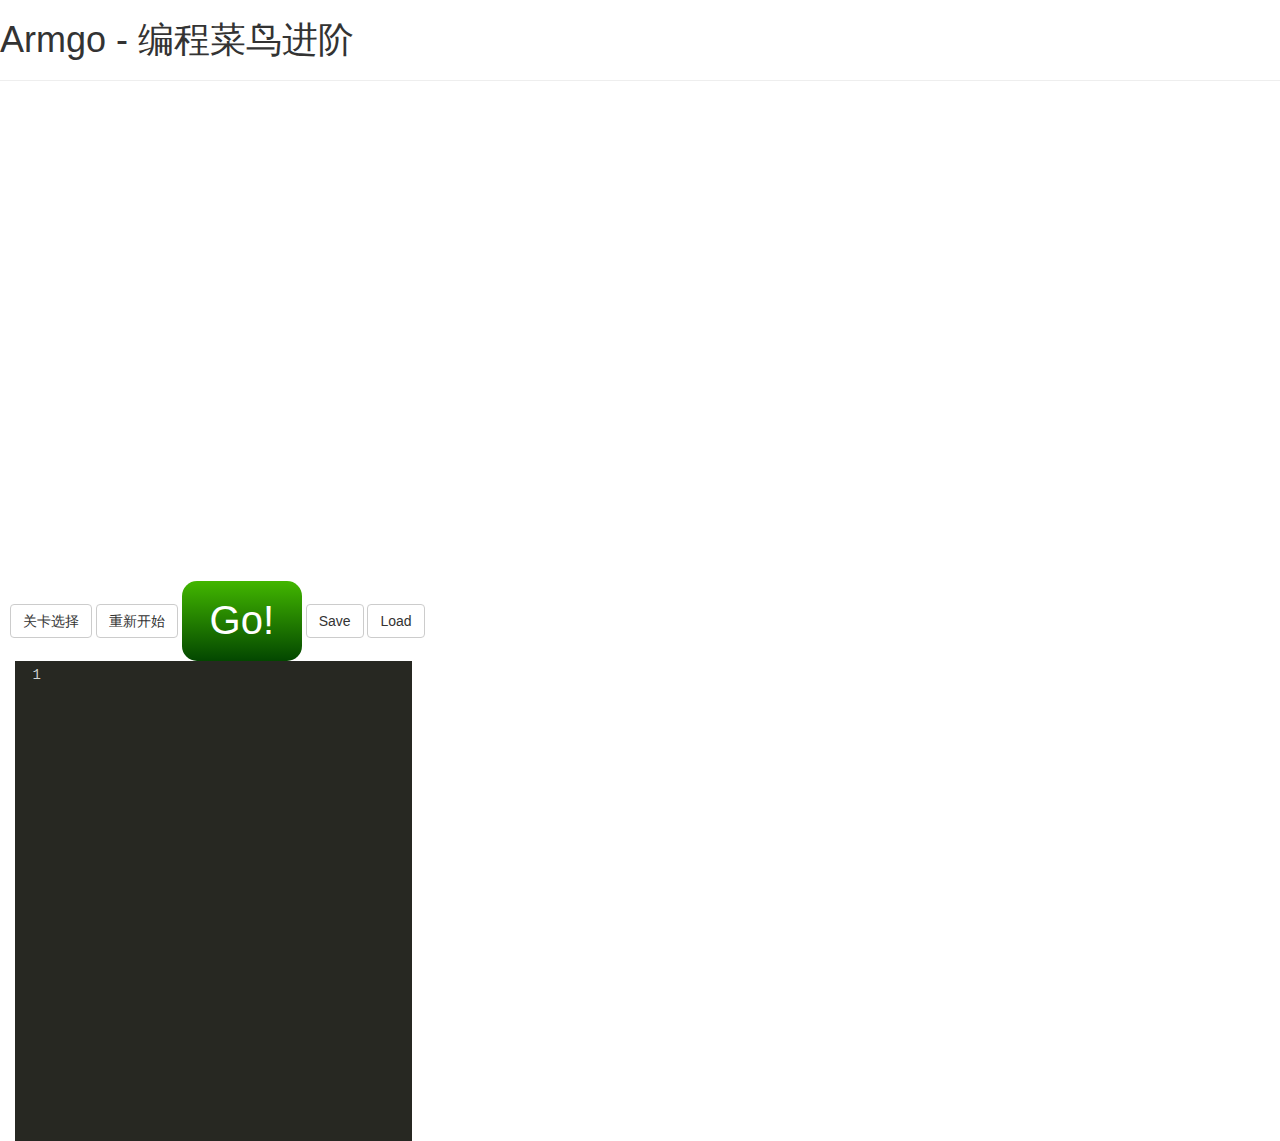
<file: index.html>
<html>

<head>
    <title>Armgo - 编程</title>
    <link rel="stylesheet" href="bower/bootstrap/dist/css/bootstrap.min.css">
    <link rel="stylesheet" href="bower/sweetalert/dist/sweetalert.css">

    <link rel="stylesheet" href="bower/codemirror/lib/codemirror.css">
    <link rel="stylesheet" href="bower/codemirror/addon/fold/foldgutter.css">
    <link rel="stylesheet" href="bower/codemirror/addon/dialog/dialog.css">
    <link rel="stylesheet" href="bower/codemirror/theme/monokai.css">

    <link rel="stylesheet" type="text/css" href="style.css" />
</head>

<body>
    <div class="container" style="width: 100%;padding: 0px">
        <div class="">
            <div class="center">
                <h1>Armgo - 编程菜鸟进阶</h1>
            </div>
            <hr>
        </div>
        <div class="clearfix"></div>
        <div class="col-md-8" style="width: 910px;padding: 0 10">


            <!--  main GAME  -->
            <div id="game">
                <canvas id="canvas" width="900px" height="480px"></canvas>
                <div id="controller"></div>
                <div id="toolslc">
                    选择指令
                    <hr>
                </div>
                <div id="toolslcifs">条件指令
                    <hr>
                </div>
                <div id="controlBar">
                    <button id="btn_goMission" class='btn btn-default' onClick="levelUI.show();">关卡选择</button>
                    <button id="btn_Refresh" class='btn btn-default' onClick="controller.restart()">重新开始</button>
                    <button id="btn_start" class='btn btn-danger btn-lg' onClick="controller.start();">Go!</button>
                    <button id="btn_save" class='btn btn-default' onClick="controller.store.save();">Save</button>
                    <button id="btn_load" class='btn btn-default' onClick="controller.store.load();">Load</button>
                </div>

            </div>


        </div>
        <div class="col-md-4">
            <textarea id='codepad' style="overflow-y: auto;"></textarea>
        </div>
    </div>

    <script src="bower/jquery/dist/jquery.min.js"></script>
    <script src="bower/bootstrap/dist/js/bootstrap.min.js"></script>
    <script src="bower/sweetalert/dist/sweetalert.min.js"></script>

    <script src="bower/codemirror/lib/codemirror.js"></script>
    <script src="bower/codemirror/mode/clike/clike.js"></script>

    <script src="lib/jquery-plus.js"></script>

    <!-- 加载地图资源 -->
    <script type="text/javascript" src="modules/maps.js"></script>
    <!-- 加载公共依赖 -->
    <script type="text/javascript" src="lib/actorJS.js"></script>
    <script type="text/javascript" src="modules/common.js"></script>
    <!-- 加载配置文件 -->
    <script type="text/javascript" src="conf.js"></script>
    <!-- 加载游戏模块 -->
    <script type="text/javascript" src="modules/state.js"></script>
    <script type="text/javascript" src="modules/level-ui.js"></script>
    <script type="text/javascript" src="modules/cope.js"></script>
    <script type="text/javascript" src="modules/arm.js"></script>
    <script type="text/javascript" src="modules/toolbar.js"></script>
    <script type="text/javascript" src="modules/controller.js"></script>
    <script type="text/javascript" src="modules/hello.js"></script>
    <script type="text/javascript" src="modules/codepad.js"></script>
    <!-- 初始化游戏 -->
    <script type="text/javascript" src="armgo.js"></script>
</body>

</html>
</file>
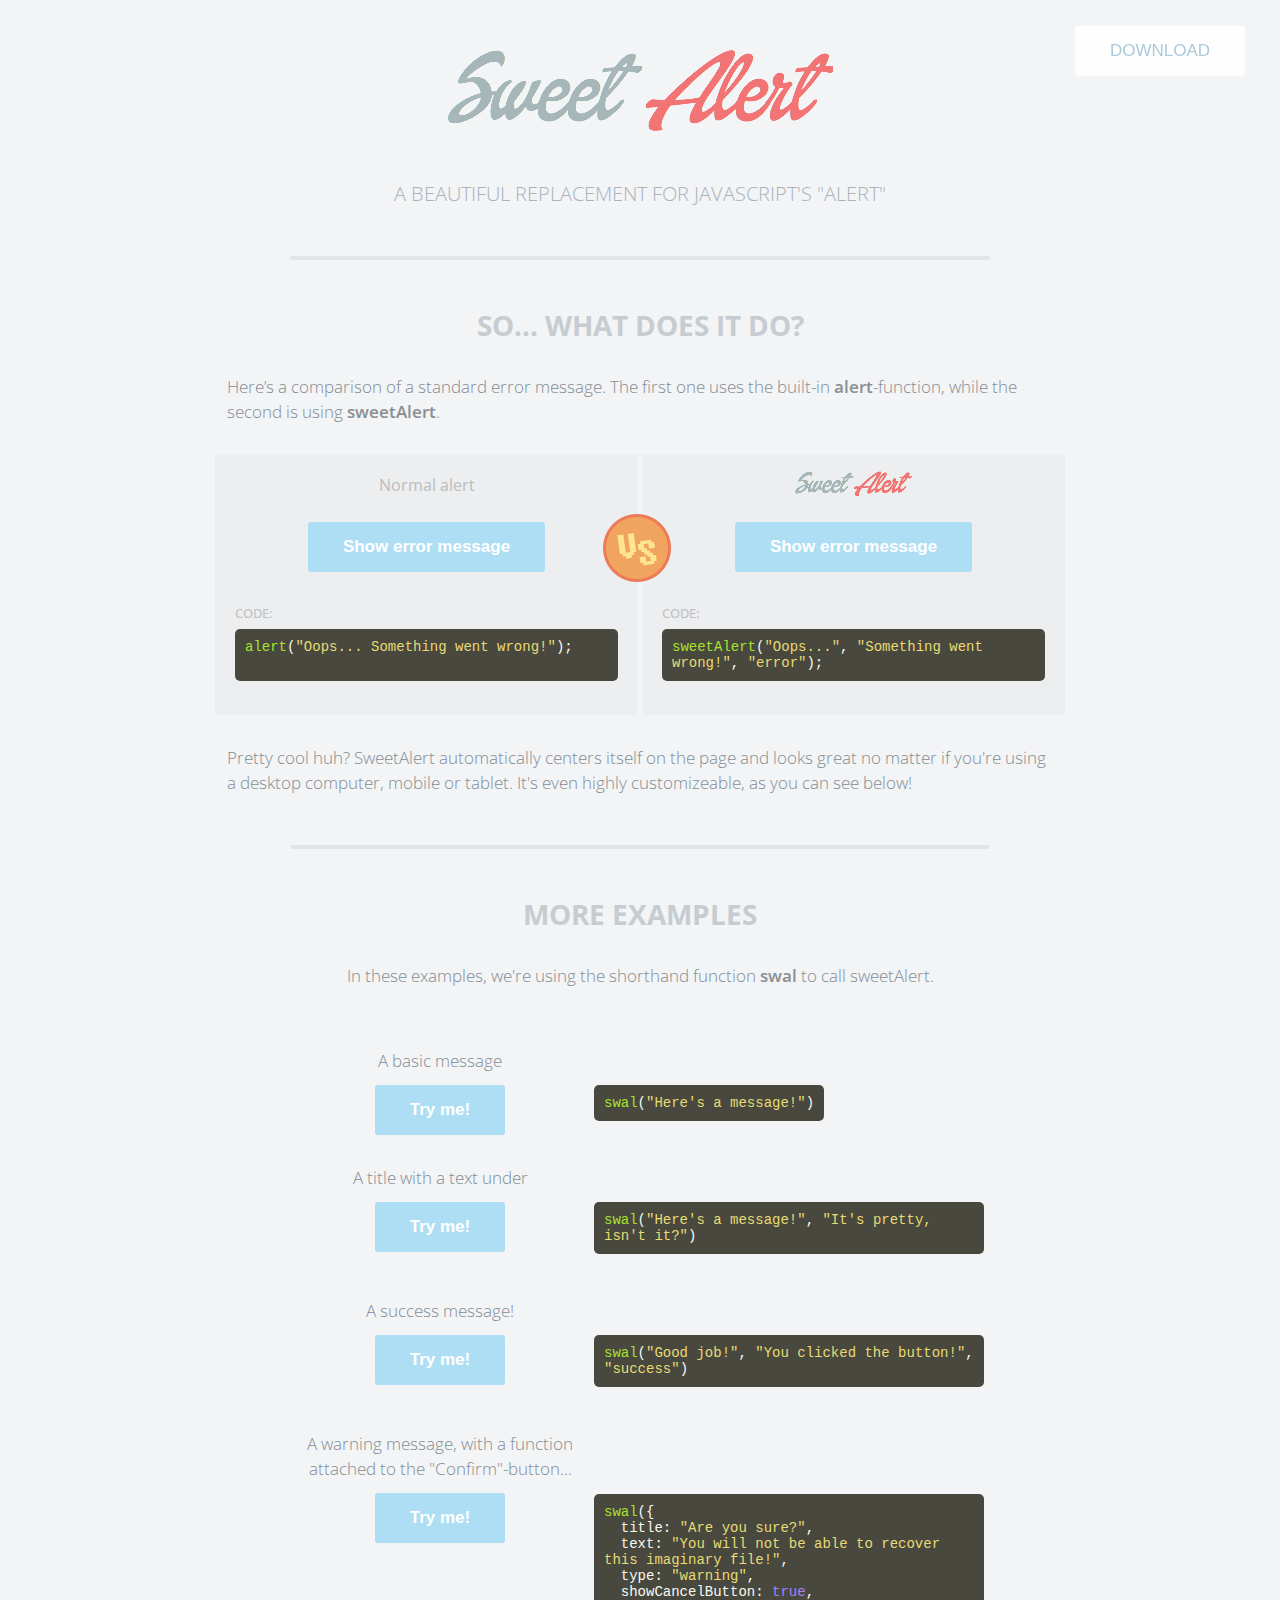
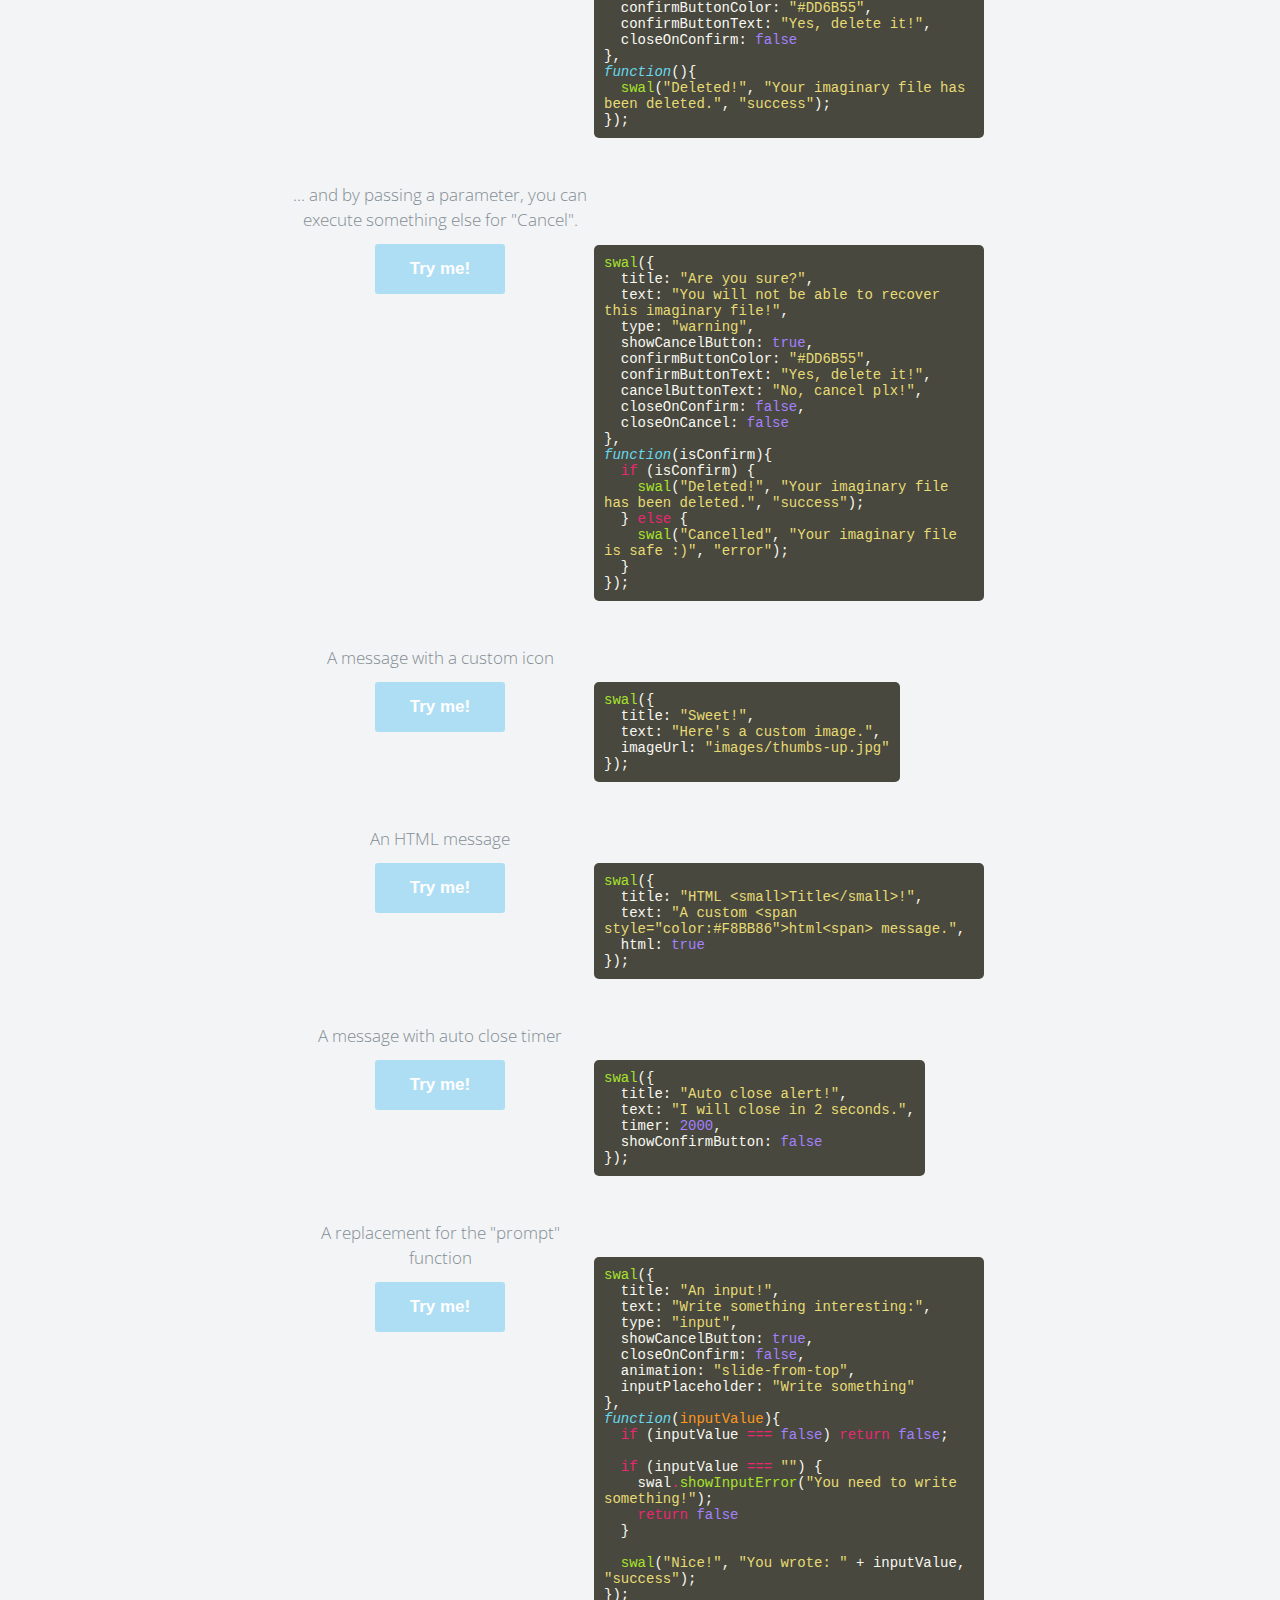
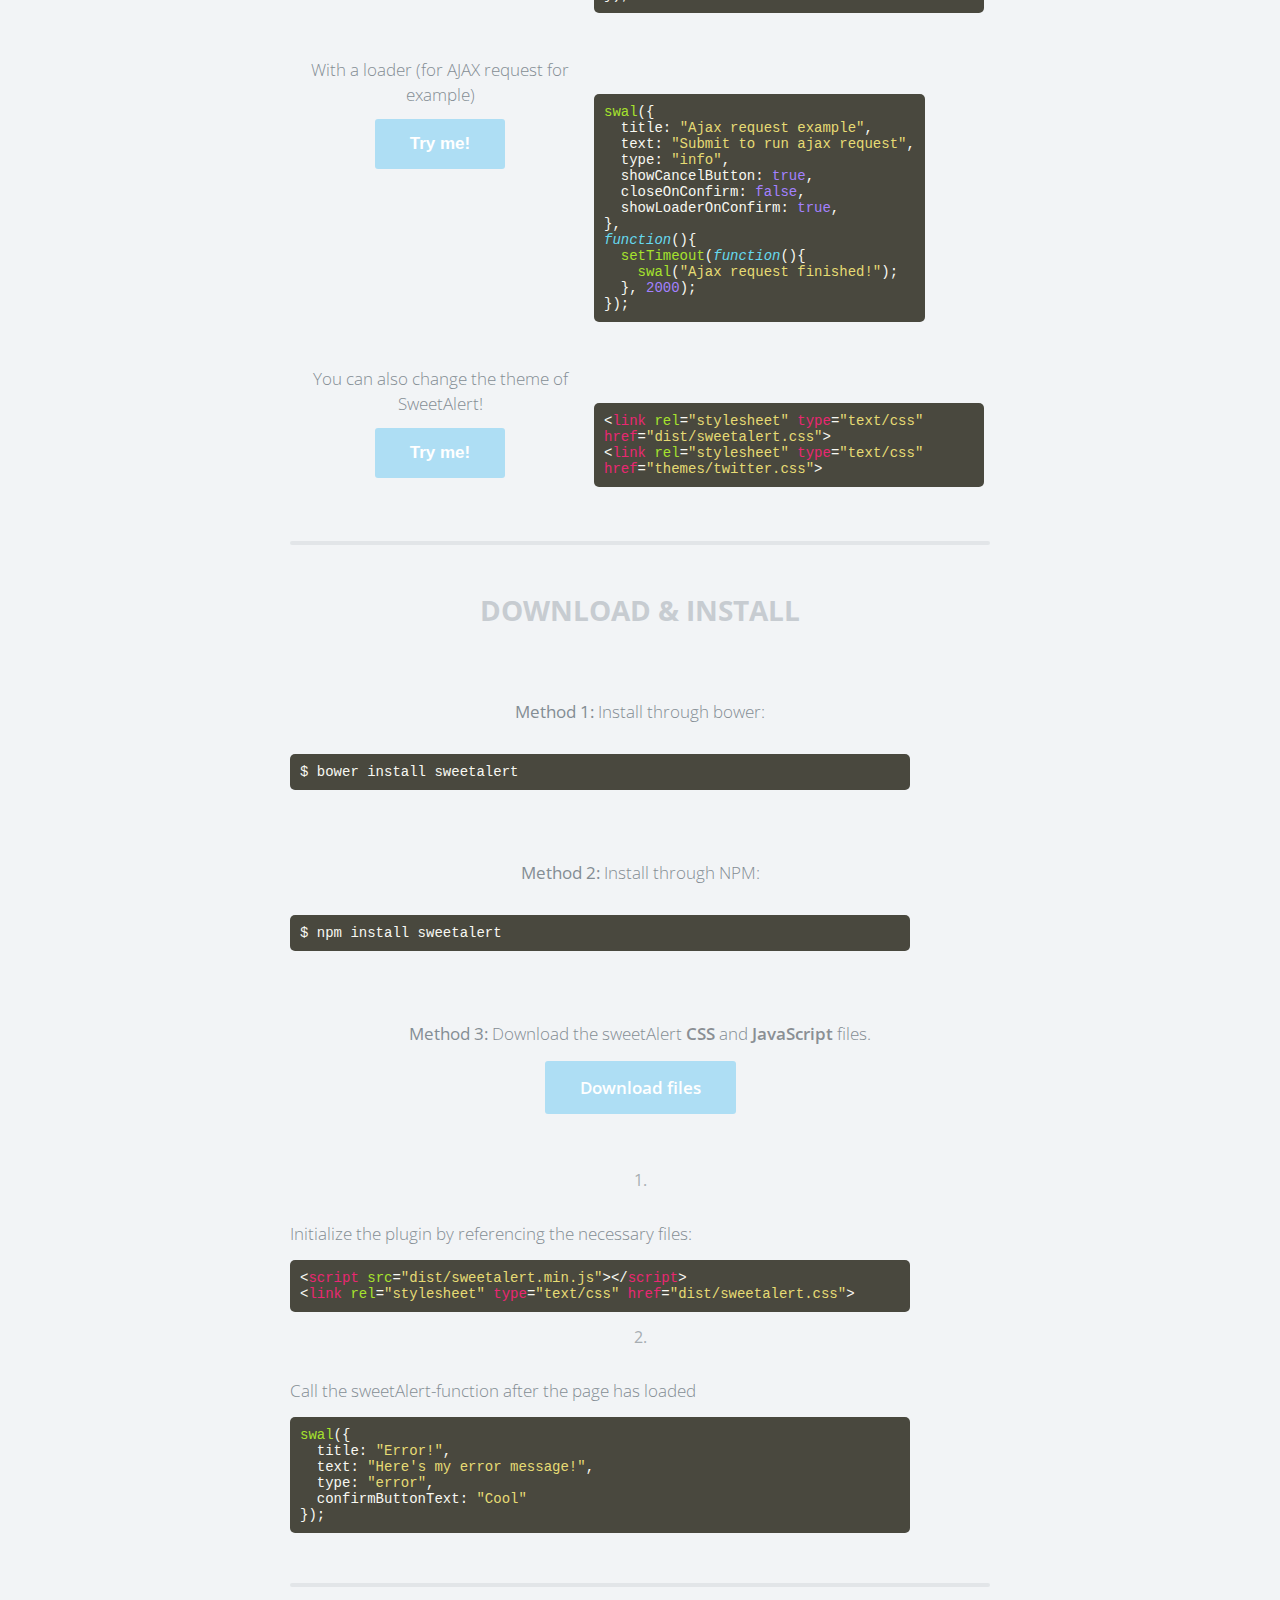
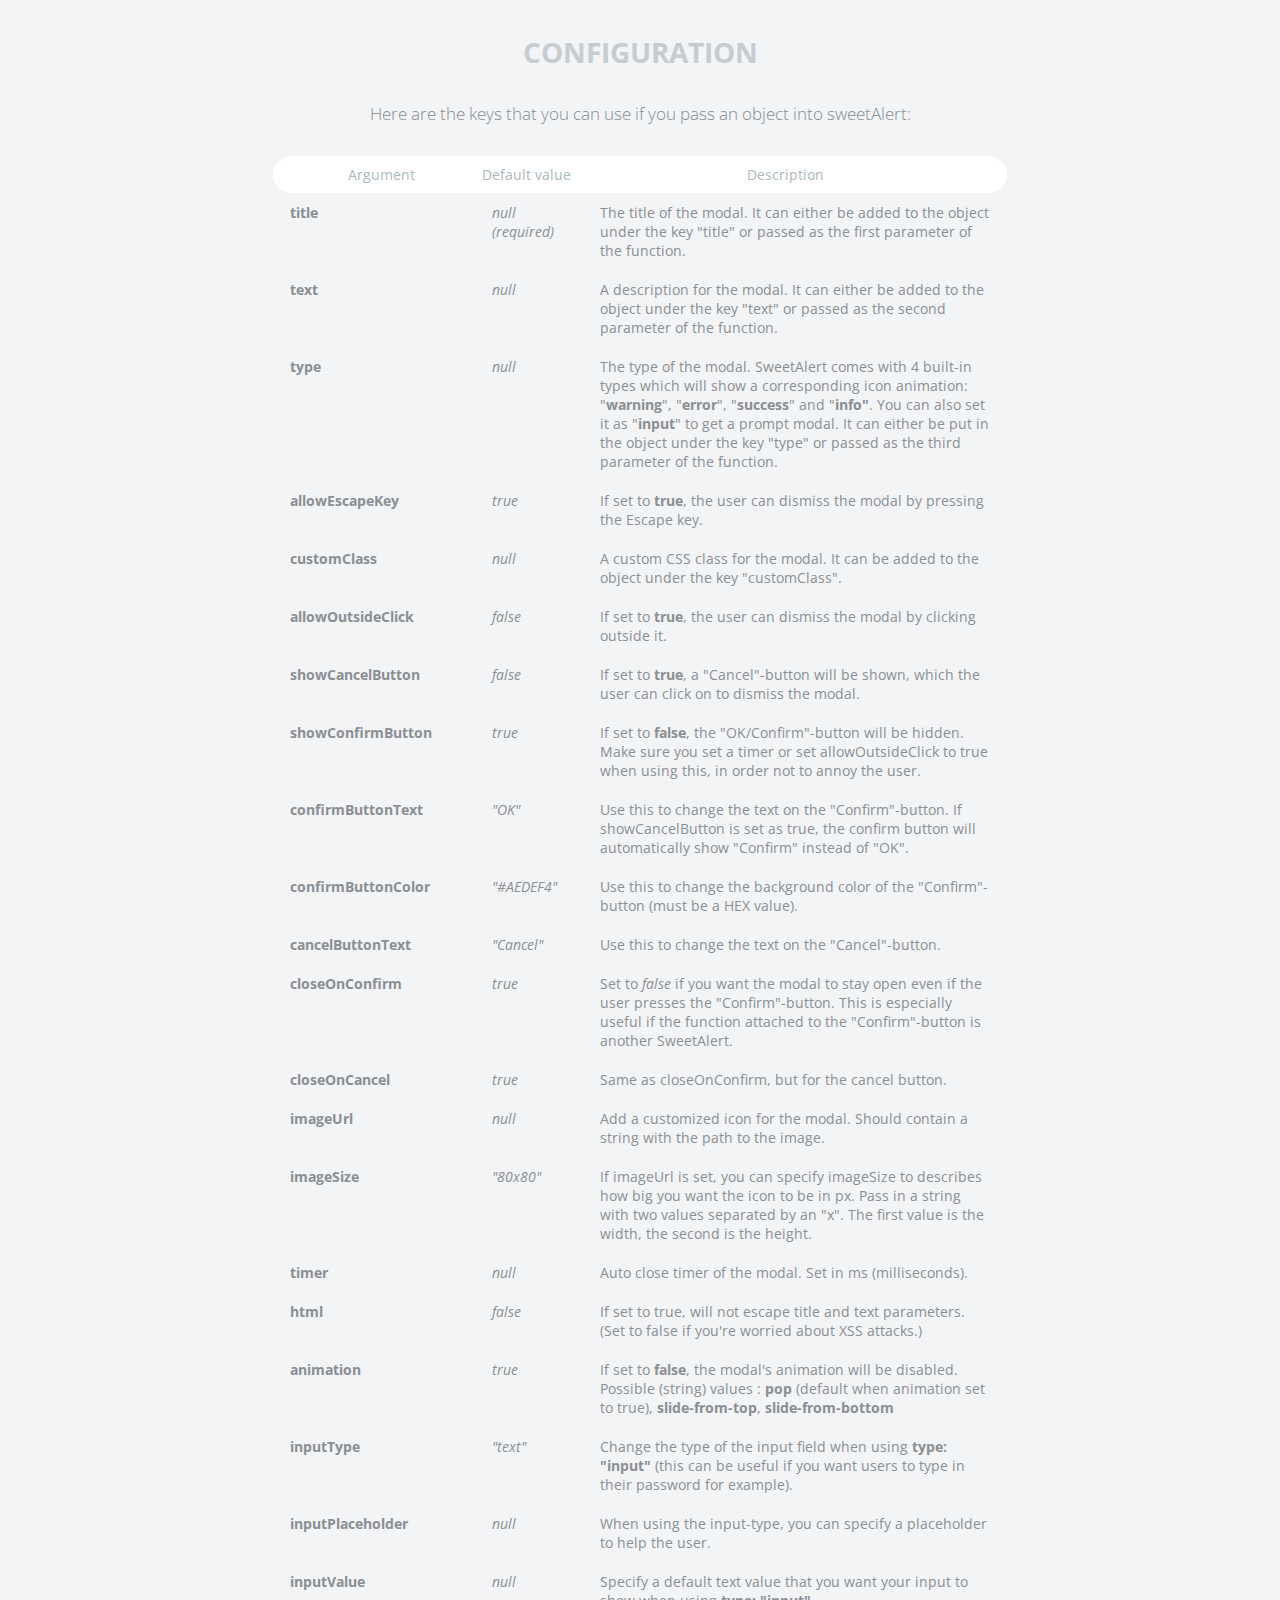
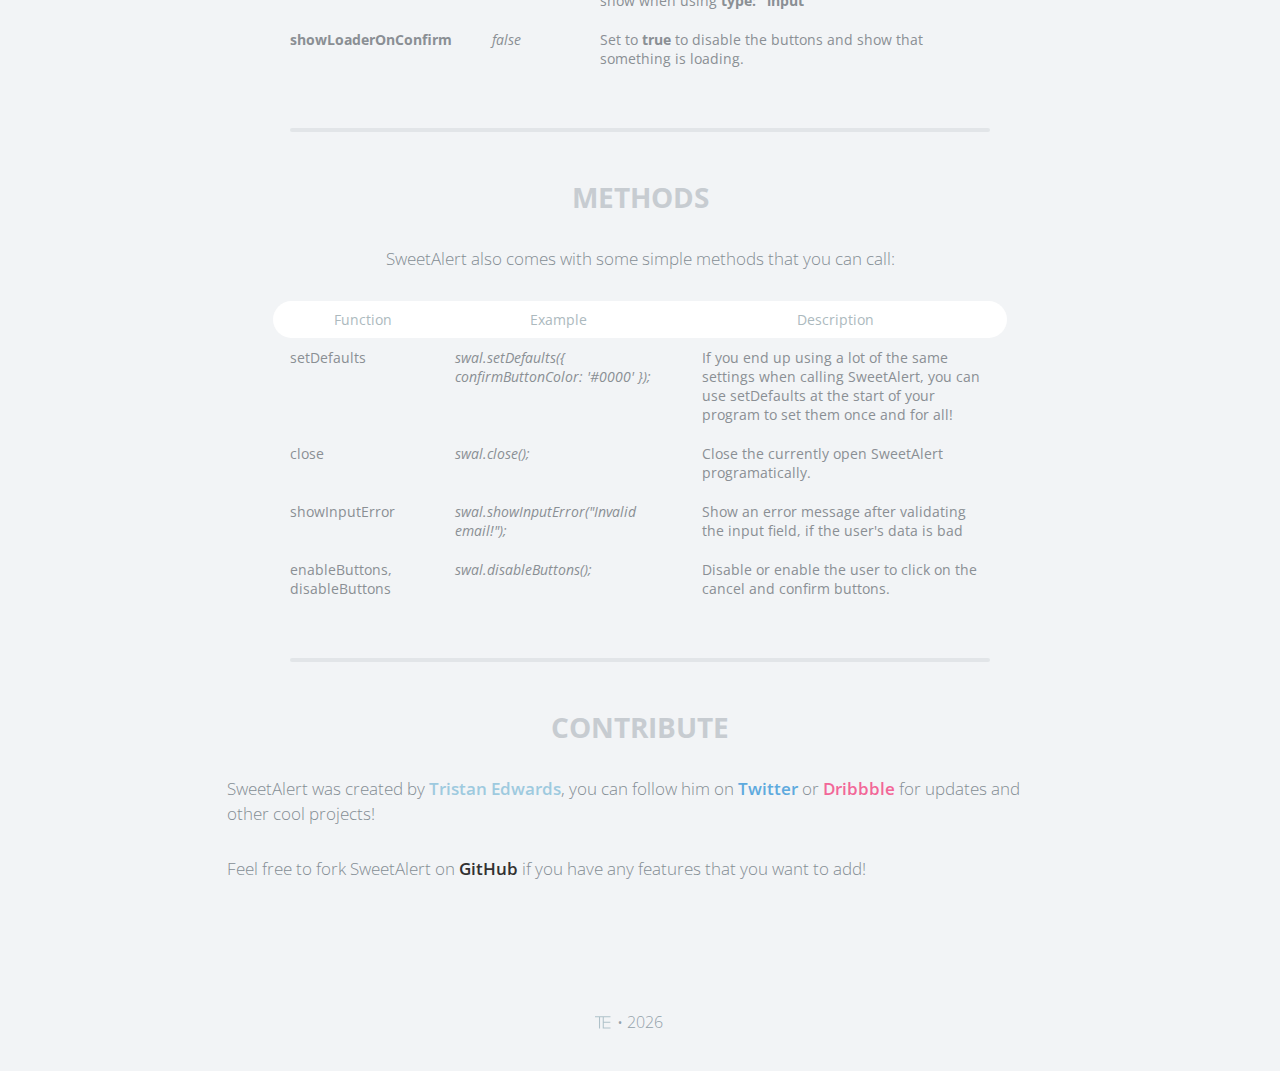
<file: bower/sweetalert/index.html>
<!doctype html>

<html>

<head>
  <meta charset="utf-8">
  <meta name="viewport" content="width=device-width, initial-scale=1, maximum-scale=1, user-scalable=0" />
  <title>SweetAlert</title>

  <link rel="stylesheet" href="example/example.css">
  <script src="https://code.jquery.com/jquery-2.1.3.min.js"></script>

  <!-- This is what you need -->
  <script src="dist/sweetalert-dev.js"></script>
  <link rel="stylesheet" href="dist/sweetalert.css">
  <!--.......................-->

</head>

<body>

<h1>Sweet Alert</h1>
<h2>A beautiful replacement for JavaScript's "Alert"</h2>
<button class="download">Download</button>

<!-- What does it do? -->
<h3>So... What does it do?</h3>
<p>Here’s a comparison of a standard error message. The first one uses the built-in <strong>alert</strong>-function, while the second is using <strong>sweetAlert</strong>.</p>

<div class="showcase normal">
	<h4>Normal alert</h4>
	<button>Show error message</button>

	<h5>Code:</h5>
	<pre><span class="attr">alert</span>(<span class="str">"Oops... Something went wrong!"</span>);

	</pre>

	<div class="vs-icon"></div>
</div>

<div class="showcase sweet">
	<h4>Sweet Alert</h4>
	<button>Show error message</button>

	<h5>Code:</h5>
	<pre><span class="attr">sweetAlert</span>(<span class="str">"Oops..."</span>, <span class="str">"Something went wrong!"</span>, <span class="str">"error"</span>);</pre>
</div>

<p>Pretty cool huh? SweetAlert automatically centers itself on the page and looks great no matter if you're using a desktop computer, mobile or tablet. It's even highly customizeable, as you can see below!</p>


<!-- Examples -->
<h3>More examples</h3>

<p class="center">In these examples, we're using the shorthand function <strong>swal</strong> to call sweetAlert.</p>

<ul class="examples">

	<li class="message">
		<div class="ui">
			<p>A basic message</p>
			<button>Try me!</button>
		</div>
		<pre><span class="attr">swal</span>(<span class="str">"Here's a message!"</span>)</pre>
	</li>

	<li class="title-text">
		<div class="ui">
			<p>A title with a text under</p>
			<button>Try me!</button>
		</div>
		<pre><span class="attr">swal</span>(<span class="str">"Here's a message!"</span>, <span class="str">"It's pretty, isn't it?"</span>)</pre>
	</li>

	<li class="success">
		<div class="ui">
			<p>A success message!</p>
			<button>Try me!</button>
		</div>
		<pre><span class="attr">swal</span>(<span class="str">"Good job!"</span>, <span class="str">"You clicked the button!"</span>, <span class="str">"success"</span>)</pre>
	</li>

	<li class="warning confirm">
		<div class="ui">
			<p>A warning message, with a function attached to the "Confirm"-button...</p>
			<button>Try me!</button>
		</div>
		<pre><span class="attr">swal</span>({
&nbsp;&nbsp;title: <span class="str">"Are you sure?"</span>,
&nbsp;&nbsp;text: <span class="str">"You will not be able to recover this imaginary file!"</span>,
&nbsp;&nbsp;type: <span class="str">"warning"</span>,
&nbsp;&nbsp;showCancelButton: <span class="val">true</span>,
&nbsp;&nbsp;confirmButtonColor: <span class="str">"#DD6B55"</span>,
&nbsp;&nbsp;confirmButtonText: <span class="str">"Yes, delete it!"</span>,
&nbsp;&nbsp;closeOnConfirm: <span class="val">false</span>
},
<span class="func"><i>function</i></span>(){
&nbsp;&nbsp;<span class="attr">swal</span>(<span class="str">"Deleted!"</span>, <span class="str">"Your imaginary file has been deleted."</span>, <span class="str">"success"</span>);
});</pre>
	</li>

	<li class="warning cancel">
		<div class="ui">
			<p>... and by passing a parameter, you can execute something else for "Cancel".</p>
			<button>Try me!</button>
		</div>
		<pre><span class="attr">swal</span>({
&nbsp;&nbsp;title: <span class="str">"Are you sure?"</span>,
&nbsp;&nbsp;text: <span class="str">"You will not be able to recover this imaginary file!"</span>,
&nbsp;&nbsp;type: <span class="str">"warning"</span>,
&nbsp;&nbsp;showCancelButton: <span class="val">true</span>,
&nbsp;&nbsp;confirmButtonColor: <span class="str">"#DD6B55"</span>,
&nbsp;&nbsp;confirmButtonText: <span class="str">"Yes, delete it!"</span>,
&nbsp;&nbsp;cancelButtonText: <span class="str">"No, cancel plx!"</span>,
&nbsp;&nbsp;closeOnConfirm: <span class="val">false</span>,
&nbsp;&nbsp;closeOnCancel: <span class="val">false</span>
},
<span class="func"><i>function</i></span>(isConfirm){
&nbsp;&nbsp;<span class="tag">if</span> (isConfirm) {
&nbsp;&nbsp;&nbsp;&nbsp;<span class="attr">swal</span>(<span class="str">"Deleted!"</span>, <span class="str">"Your imaginary file has been deleted."</span>, <span class="str">"success"</span>);
&nbsp;&nbsp;} <span class="tag">else</span> {
	&nbsp;&nbsp;&nbsp;&nbsp;<span class="attr">swal</span>(<span class="str">"Cancelled"</span>, <span class="str">"Your imaginary file is safe :)"</span>, <span class="str">"error"</span>);
&nbsp;&nbsp;}
});</pre>
	</li>

	<li class="custom-icon">
		<div class="ui">
			<p>A message with a custom icon</p>
			<button>Try me!</button>
		</div>
		<pre><span class="attr">swal</span>({
&nbsp;&nbsp;title: <span class="str">"Sweet!"</span>,
&nbsp;&nbsp;text: <span class="str">"Here's a custom image."</span>,
&nbsp;&nbsp;imageUrl: <span class="str">"images/thumbs-up.jpg"</span>
});</pre>
	</li>

	<li class="message-html">
		<div class="ui">
			<p>An HTML message</p>
			<button>Try me!</button>
		</div>
		<pre><span class="attr">swal</span>({
&nbsp;&nbsp;title: <span class="str">"HTML &lt;small&gt;Title&lt;/small&gt;!"</span>,
&nbsp;&nbsp;text: <span class="str">"A custom &lt;span style="color:#F8BB86"&gt;html&lt;span&gt; message."</span>,
&nbsp;&nbsp;html: <span class="val">true</span>
});</pre>
	</li>

	<li class="timer">
		<div class="ui">
			<p>A message with auto close timer</p>
			<button>Try me!</button>
		</div>
		<pre><span class="attr">swal</span>({
&nbsp;&nbsp;title: <span class="str">"Auto close alert!"</span>,
&nbsp;&nbsp;text: <span class="str">"I will close in 2 seconds."</span>,
&nbsp;&nbsp;timer: <span class="val">2000</span>,
&nbsp;&nbsp;showConfirmButton: <span class="val">false</span>
});</pre>
	</li>


	<li class="input">
		<div class="ui">
			<p>A replacement for the "prompt" function</p>
			<button>Try me!</button>
		</div>
		<pre><span class="attr">swal</span>({
&nbsp;&nbsp;title: <span class="str">"An input!"</span>,
&nbsp;&nbsp;text: <span class="str">"Write something interesting:"</span>,
&nbsp;&nbsp;type: <span class="str">"input"</span>,
&nbsp;&nbsp;showCancelButton: <span class="val">true</span>,
&nbsp;&nbsp;closeOnConfirm: <span class="val">false</span>,
&nbsp;&nbsp;animation: <span class="str">"slide-from-top"</span>,
&nbsp;&nbsp;inputPlaceholder: <span class="str">"Write something"</span>
},
<span class="func"><i>function</i></span>(<span class="arg">inputValue</span>){
&nbsp;&nbsp;<span class="tag">if</span> (inputValue <span class="tag">===</span> <span class="val">false</span>) <span class="tag">return</span> <span class="val">false</span>;
&nbsp;&nbsp;
&nbsp;&nbsp;<span class="tag">if</span> (inputValue <span class="tag">===</span> <span class="str">""</span>) {
&nbsp;&nbsp;&nbsp;&nbsp;swal<span class="tag">.</span><span class="attr">showInputError</span>(<span class="str">"You need to write something!"</span>);
&nbsp;&nbsp;&nbsp;&nbsp;<span class="tag">return</span> <span class="val">false</span>
&nbsp;&nbsp;}
&nbsp;&nbsp;
&nbsp;&nbsp;<span class="attr">swal</span>(<span class="str">"Nice!"</span>, <span class="str">"You wrote: "</span> + inputValue, <span class="str">"success"</span>);
});</pre>
	</li>

  <li class="ajax">
    <div class="ui">
			<p>With a loader (for AJAX request for example)</p>
			<button>Try me!</button>
		</div>
		<pre><span class="attr">swal</span>({
&nbsp;&nbsp;title: <span class="str">"Ajax request example"</span>,
&nbsp;&nbsp;text: <span class="str">"Submit to run ajax request"</span>,
&nbsp;&nbsp;type: <span class="str">"info"</span>,
&nbsp;&nbsp;showCancelButton: <span class="val">true</span>,
&nbsp;&nbsp;closeOnConfirm: <span class="val">false</span>,
&nbsp;&nbsp;showLoaderOnConfirm: <span class="val">true</span>,
},
<span class="func"><i>function</i></span>(){
&nbsp;&nbsp;<span class="attr">setTimeout</span>(<span class="func"><i>function</i></span>(){
&nbsp;&nbsp;&nbsp;&nbsp;<span class="attr">swal</span>(<span class="str">"Ajax request finished!"</span>);
&nbsp;&nbsp;}, <span class="val">2000</span>);
});</pre>
	</li>

	<li class="theme">
		<div class="ui">
			<p>You can also change the theme of SweetAlert!</p>
			<button>Try me!</button>
		</div>
		<pre>&lt;<span class="tag">link</span> <span class="attr">rel</span>=<span class="str">"stylesheet"</span> <span class="tag">type</span>=<span class="str">"text/css"</span> <span class="tag">href</span>=<span class="str">"dist/sweetalert.css"</span>&gt;
			&lt;<span class="tag">link</span> <span class="attr">rel</span>=<span class="str">"stylesheet"</span> <span class="tag">type</span>=<span class="str">"text/css"</span> <span class="tag">href</span>=<span class="str">"themes/twitter.css"</span>&gt;</pre>
	</li>

</ul>


<!-- Download & Install -->
<h3 id="download-section">Download & install</h3>

<div class="center-container">
	<p class="center"><b>Method 1:</b> Install through bower:</p>
	<pre class="center">$ bower install sweetalert</pre>
</div>

<div class="center-container">
	<p class="center"><b>Method 2:</b> Install through NPM:</p>
	<pre class="center">$ npm install sweetalert</pre>
</div>

<p class="center"><b>Method 3:</b> Download the sweetAlert <strong>CSS</strong> and <strong>JavaScript</strong> files.</p>

<a class="button" href="https://github.com/t4t5/sweetalert/archive/master.zip" download>Download files</a>

<ol>
	<li>
		<p>Initialize the plugin by referencing the necessary files:</p>
		<pre>&lt;<span class="tag">script</span> <span class="attr">src</span>=<span class="str">"dist/sweetalert.min.js"</span>&gt;&lt;/<span class="tag">script</span>&gt;
&lt;<span class="tag">link</span> <span class="attr">rel</span>=<span class="str">"stylesheet"</span> <span class="tag">type</span>=<span class="str">"text/css"</span> <span class="tag">href</span>=<span class="str">"dist/sweetalert.css"</span>&gt;</pre>
	</li>

	<li>
		<p>Call the sweetAlert-function after the page has loaded</p>
		<pre><span class="attr">swal</span>({
&nbsp;&nbsp;title: <span class="str">"Error!"</span>,
&nbsp;&nbsp;text: <span class="str">"Here's my error message!"</span>,
&nbsp;&nbsp;type: <span class="str">"error"</span>,
&nbsp;&nbsp;confirmButtonText: <span class="str">"Cool"</span>
});
</pre>
	</li>
</ol>



<!-- Configuration -->
<h3>Configuration</h3>

<p class="center">Here are the keys that you can use if you pass an object into sweetAlert:</p>

<table>
	<tr class="titles">
		<th>
			<div class="border-left"></div>
			Argument
		</th>
		<th>Default value</th>
		<th>
			<div class="border-right"></div>
			Description
		</th>
	</tr>
	<tr>
		<td><b>title</b></td>
		<td><i>null (required)</i></td>
		<td>The title of the modal. It can either be added to the object under the key "title" or passed as the first parameter of the function.</td>
	</tr>
	<tr>
		<td><b>text</b></td>
		<td><i>null</i></td>
		<td>A description for the modal. It can either be added to the object under the key "text" or passed as the second parameter of the function.</td>
	</tr>
	<tr>
		<td><b>type</b></td>
		<td><i>null</i></td>
		<td>The type of the modal. SweetAlert comes with 4 built-in types which will show a corresponding icon animation: "<strong>warning</strong>", "<strong>error</strong>", "<strong>success</strong>" and "<strong>info"</strong>. You can also set it as "<strong>input</strong>" to get a prompt modal. It can either be put in the object under the key "type" or passed as the third parameter of the function.</td>
	</tr>
    <tr>
      <td><b>allowEscapeKey</b></td>
      <td><i>true</i></td>
      <td>If set to <strong>true</strong>, the user can dismiss the modal by pressing the Escape key.</td>
    </tr>
	<tr>
		<td><b>customClass</b></td>
		<td><i>null</i></td>
		<td>A custom CSS class for the modal. It can be added to the object under the key "customClass".</td>
	</tr>
	<tr>
		<td><b>allowOutsideClick</b></td>
		<td><i>false</i></td>
		<td>If set to <strong>true</strong>, the user can dismiss the modal by clicking outside it.</td>
	</tr>
	<tr>
		<td><b>showCancelButton</b></td>
		<td><i>false</i></td>
		<td>If set to <strong>true</strong>, a "Cancel"-button will be shown, which the user can click on to dismiss the modal.</td>
	</tr>
	<tr>
		<td><b>showConfirmButton</b></td>
		<td><i>true</i></td>
		<td>If set to <strong>false</strong>, the "OK/Confirm"-button will be hidden. Make sure you set a timer or set allowOutsideClick to true when using this, in order not to annoy the user.</td>
	</tr>
	<tr>
		<td><b>confirmButtonText</b></td>
		<td><i>"OK"</i></td>
		<td>Use this to change the text on the "Confirm"-button. If showCancelButton is set as true, the confirm button will automatically show "Confirm" instead of "OK".</td>
	</tr>
	<tr>
		<td><b>confirmButtonColor</b></td>
		<td><i>"#AEDEF4"</i></td>
		<td>Use this to change the background color of the "Confirm"-button (must be a HEX value).</td>
	</tr>
	<tr>
		<td><b>cancelButtonText</b></td>
		<td><i>"Cancel"</i></td>
		<td>Use this to change the text on the "Cancel"-button.</td>
	</tr>
	<tr>
		<td><b>closeOnConfirm</b></td>
		<td><i>true</i></td>
		<td>Set to <i>false</i> if you want the modal to stay open even if the user presses the "Confirm"-button. This is especially useful if the function attached to the "Confirm"-button is another SweetAlert.</td>
	</tr>
	<tr>
		<td><b>closeOnCancel</b></td>
		<td><i>true</i></td>
		<td>Same as closeOnConfirm, but for the cancel button.</td>
	</tr>
	<tr>
		<td><b>imageUrl</b></td>
		<td><i>null</i></td>
		<td>Add a customized icon for the modal. Should contain a string with the path to the image.</td>
	</tr>
	<tr>
		<td><b>imageSize</b></td>
		<td><i>"80x80"</i></td>
		<td>If imageUrl is set, you can specify imageSize to describes how big you want the icon to be in px. Pass in a string with two values separated by an "x". The first value is the width, the second is the height.</td>
	</tr>
	<tr>
		<td><b>timer</b></td>
		<td><i>null</i></td>
		<td>Auto close timer of the modal. Set in ms (milliseconds).</td>
	</tr>
	<tr>
		<td><b>html</b></td>
		<td><i>false</i></td>
		<td>If set to true, will not escape title and text parameters. (Set to false if you're worried about XSS attacks.)</td>
	</tr>
	<tr>
		<td><b>animation</b></td>
		<td><i>true</i></td>
		<td>If set to <strong>false</strong>, the modal's animation will be disabled. Possible (string) values : <strong>pop</strong> (default when animation set to true), <strong>slide-from-top</strong>, <strong>slide-from-bottom</strong></td>
	</tr>
	<tr>
		<td><b>inputType</b></td>
		<td><i>"text"</i></td>
		<td>Change the type of the input field when using <strong>type: "input"</strong> (this can be useful if you want users to type in their password for example).</td>
	</tr>
	<tr>
		<td><b>inputPlaceholder</b></td>
		<td><i>null</i></td>
		<td>When using the input-type, you can specify a placeholder to help the user.</td>
	</tr>
	<tr>
		<td><b>inputValue</b></td>
		<td><i>null</i></td>
		<td>Specify a default text value that you want your input to show when using <strong>type: "input"</strong></td>
	</tr>
	<tr>
		<td><b>showLoaderOnConfirm</b></td>
		<td><i>false</i></td>
    <td>Set to <strong>true</strong> to disable the buttons and show that something is loading.</td>
	</tr>
</table>


<!-- Methods -->
<h3>Methods</h3>

<p class="center">SweetAlert also comes with some simple methods that you can call:</p>

<table>
	<tr class="titles">
		<th>
			<div class="border-left"></div>
			Function
		</th>
		<th>Example</th>
		<th>
			<div class="border-right"></div>
			Description
		</th>
	</tr>
	<tr>
		<td>setDefaults</td>
		<td><i>swal.setDefaults({ confirmButtonColor: '#0000' });</i></td>
		<td>If you end up using a lot of the same settings when calling SweetAlert, you can use setDefaults at the start of your program to set them once and for all!</td>
	</tr>
	<tr>
		<td>close</td>
		<td><i>swal.close();</i></td>
		<td>Close the currently open SweetAlert programatically.</td>
	</tr>
	<tr>
		<td>showInputError</td>
		<td><i>swal.showInputError("Invalid email!");</i></td>
		<td>Show an error message after validating the input field, if the user's data is bad</td>
	</tr>
	<tr>
		<td>enableButtons, disableButtons</td>
		<td><i>swal.disableButtons();</i></td>
		<td>Disable or enable the user to click on the cancel and confirm buttons.</td>
	</tr>
</table>



<!-- Contribute -->
<h3>Contribute</h3>
<p>SweetAlert was created by <a href="http://tristanedwards.me" target="_blank">Tristan Edwards</a>, you can follow him on <a href="https://twitter.com/t4t5" target="_blank" class="twitter">Twitter</a> or <a href="https://dribbble.com/tristanedwards" target="_blank" class="dribbble">Dribbble</a> for updates and other cool projects!</p>
<p>Feel free to fork SweetAlert on <a href="https://github.com/t4t5/sweetalert" class="github">GitHub</a> if you have any features that you want to add!</p>


<footer>
	<span class="te-logo">TE</span> • <script>document.write(new Date().getFullYear())</script>
</footer>


<script>

document.querySelector('button.download').onclick = function(){
	$("html, body").animate({ scrollTop: $("#download-section").offset().top }, 1000);
};

document.querySelector('.showcase.normal button').onclick = function(){
	alert("Oops... Something went wrong!");
};

document.querySelector('.showcase.sweet button').onclick = function(){
	swal("Oops...", "Something went wrong!", "error");
};

document.querySelector('ul.examples li.message button').onclick = function(){
	swal("Here's a message!");
};

document.querySelector('ul.examples li.timer button').onclick = function(){
	swal({
		title: "Auto close alert!",
		text: "I will close in 2 seconds.",
		timer: 2000,
		showConfirmButton: false
	});
};

document.querySelector('ul.examples li.title-text button').onclick = function(){
	swal("Here's a message!", "It's pretty, isn't it?");
};

document.querySelector('ul.examples li.success button').onclick = function(){
	swal("Good job!", "You clicked the button!", "success");
};

document.querySelector('ul.examples li.warning.confirm button').onclick = function(){
	swal({
		title: "Are you sure?",
		text: "You will not be able to recover this imaginary file!",
		type: "warning",
		showCancelButton: true,
		confirmButtonColor: '#DD6B55',
		confirmButtonText: 'Yes, delete it!',
		closeOnConfirm: false
	},
	function(){
		swal("Deleted!", "Your imaginary file has been deleted!", "success");
	});
};

document.querySelector('ul.examples li.warning.cancel button').onclick = function(){
	swal({
		title: "Are you sure?",
		text: "You will not be able to recover this imaginary file!",
		type: "warning",
		showCancelButton: true,
		confirmButtonColor: '#DD6B55',
		confirmButtonText: 'Yes, delete it!',
		cancelButtonText: "No, cancel plx!",
		closeOnConfirm: false,
		closeOnCancel: false
	},
	function(isConfirm){
    if (isConfirm){
      swal("Deleted!", "Your imaginary file has been deleted!", "success");
    } else {
      swal("Cancelled", "Your imaginary file is safe :)", "error");
    }
	});
};

document.querySelector('ul.examples li.custom-icon button').onclick = function(){
	swal({
		title: "Sweet!",
		text: "Here's a custom image.",
		imageUrl: 'example/images/thumbs-up.jpg'
	});
};

document.querySelector('ul.examples li.message-html button').onclick = function(){
	swal({
		title: "HTML <small>Title</small>!",
		text: 'A custom <span style="color:#F8BB86">html<span> message.',
		html: true
	});
};

document.querySelector('ul.examples li.input button').onclick = function(){
	swal({
		title: "An input!",
		text: 'Write something interesting:',
		type: 'input',
		showCancelButton: true,
		closeOnConfirm: false,
		animation: "slide-from-top",
		inputPlaceholder: "Write something",
	},
	function(inputValue){
		if (inputValue === false) return false;

		if (inputValue === "") {
			swal.showInputError("You need to write something!");
			return false;
		}
    
		swal("Nice!", 'You wrote: ' + inputValue, "success");

	});
};

document.querySelector('ul.examples li.theme button').onclick = function() {
	swal({
		title: "Themes!",
		text: "Here's the Twitter theme for SweetAlert!",
		confirmButtonText: "Cool!",
		customClass: 'twitter'
	});
};

document.querySelector('ul.examples li.ajax button').onclick = function() {
  swal({
    title: 'Ajax request example',
    text: 'Submit to run ajax request',
    type: 'info',
    showCancelButton: true,
    closeOnConfirm: false,
    showLoaderOnConfirm: true,
  }, function(){
    setTimeout(function() {
      swal('Ajax request finished!');
    }, 2000);
  });
};

</script>



</body>

</html>
</file>
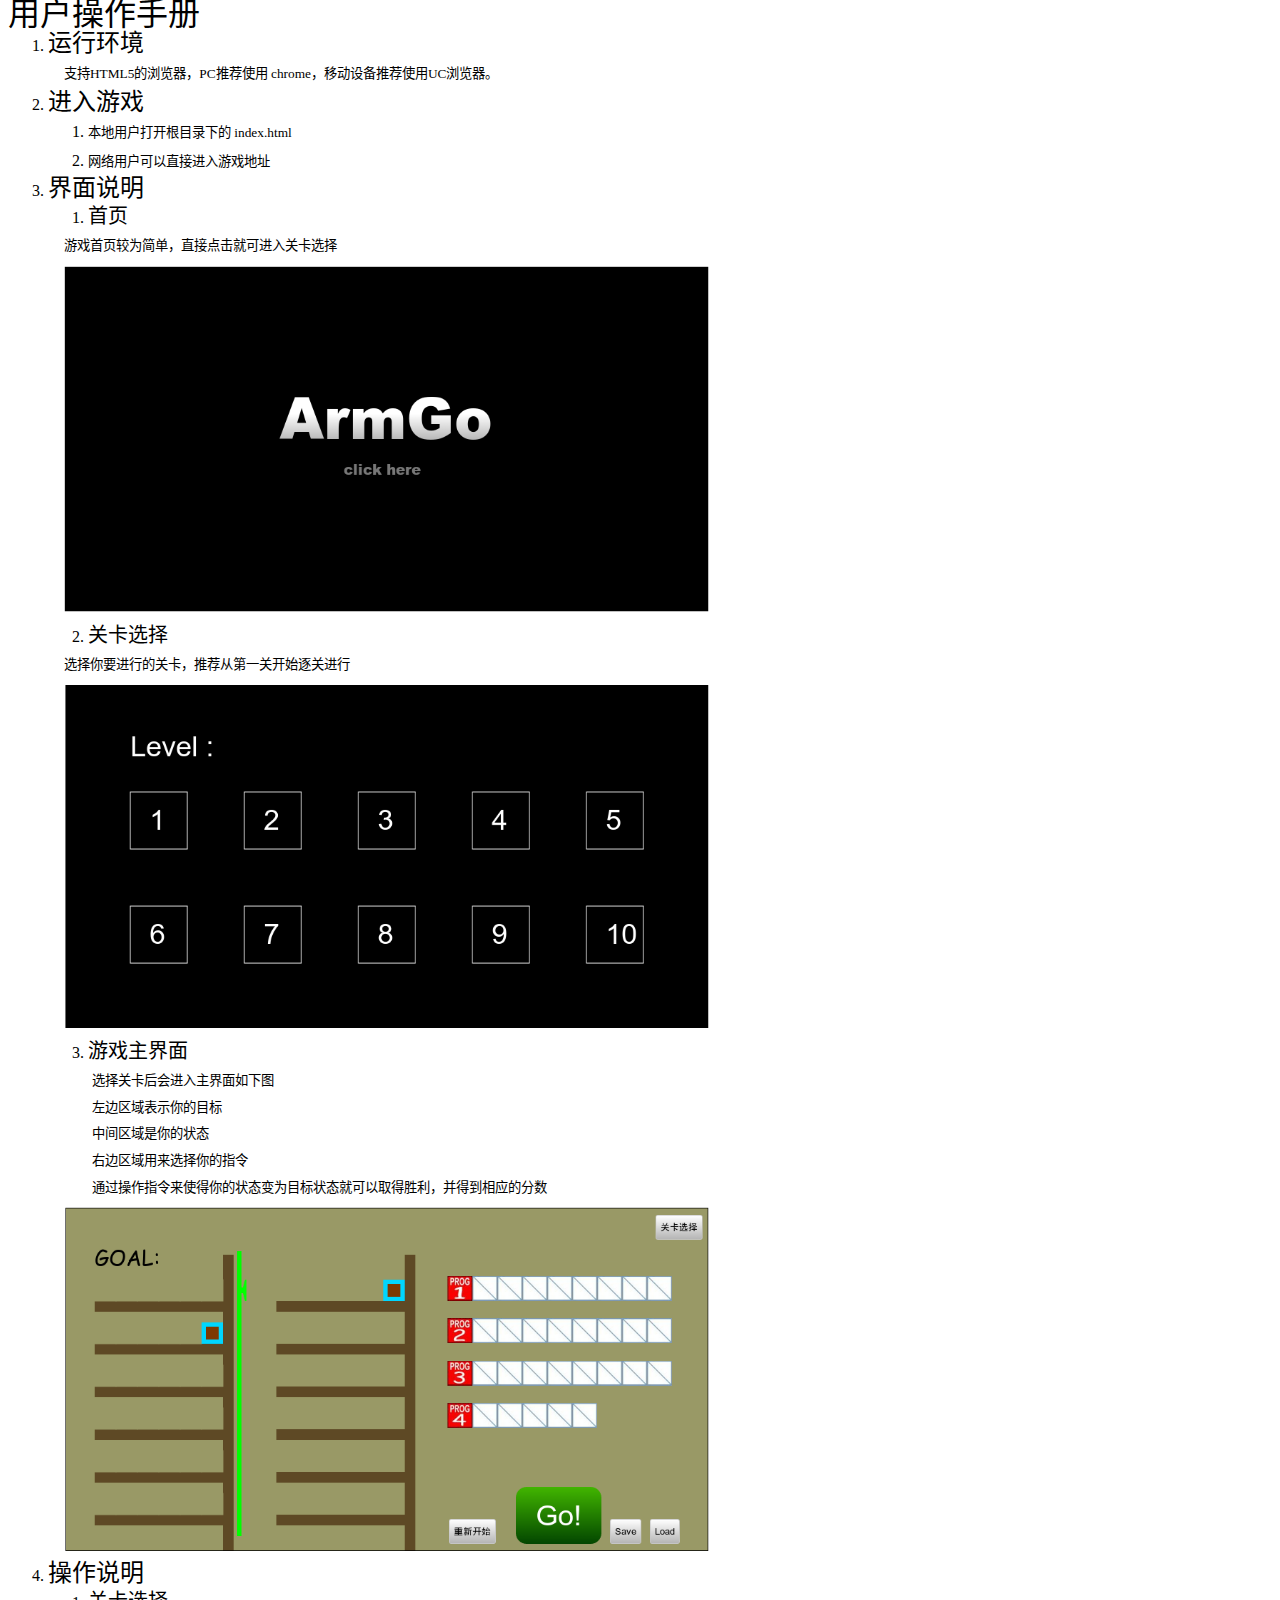
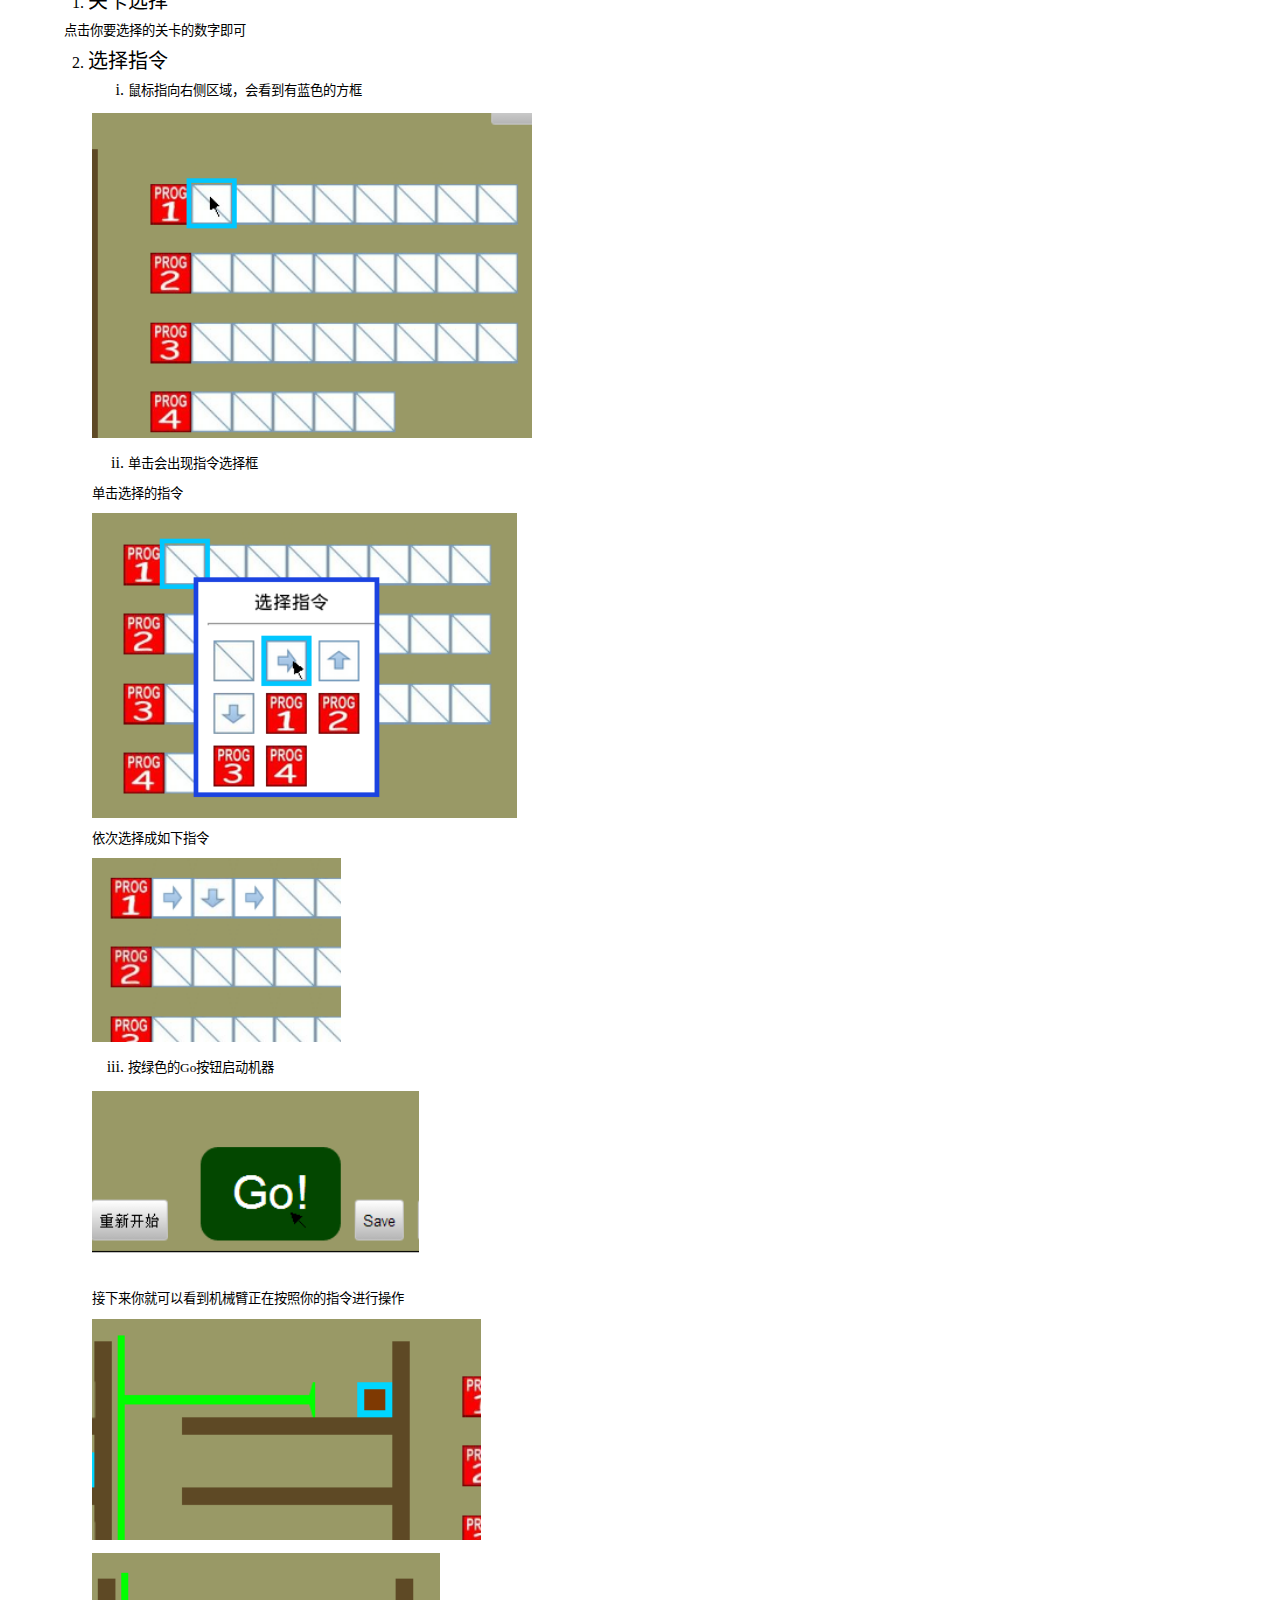
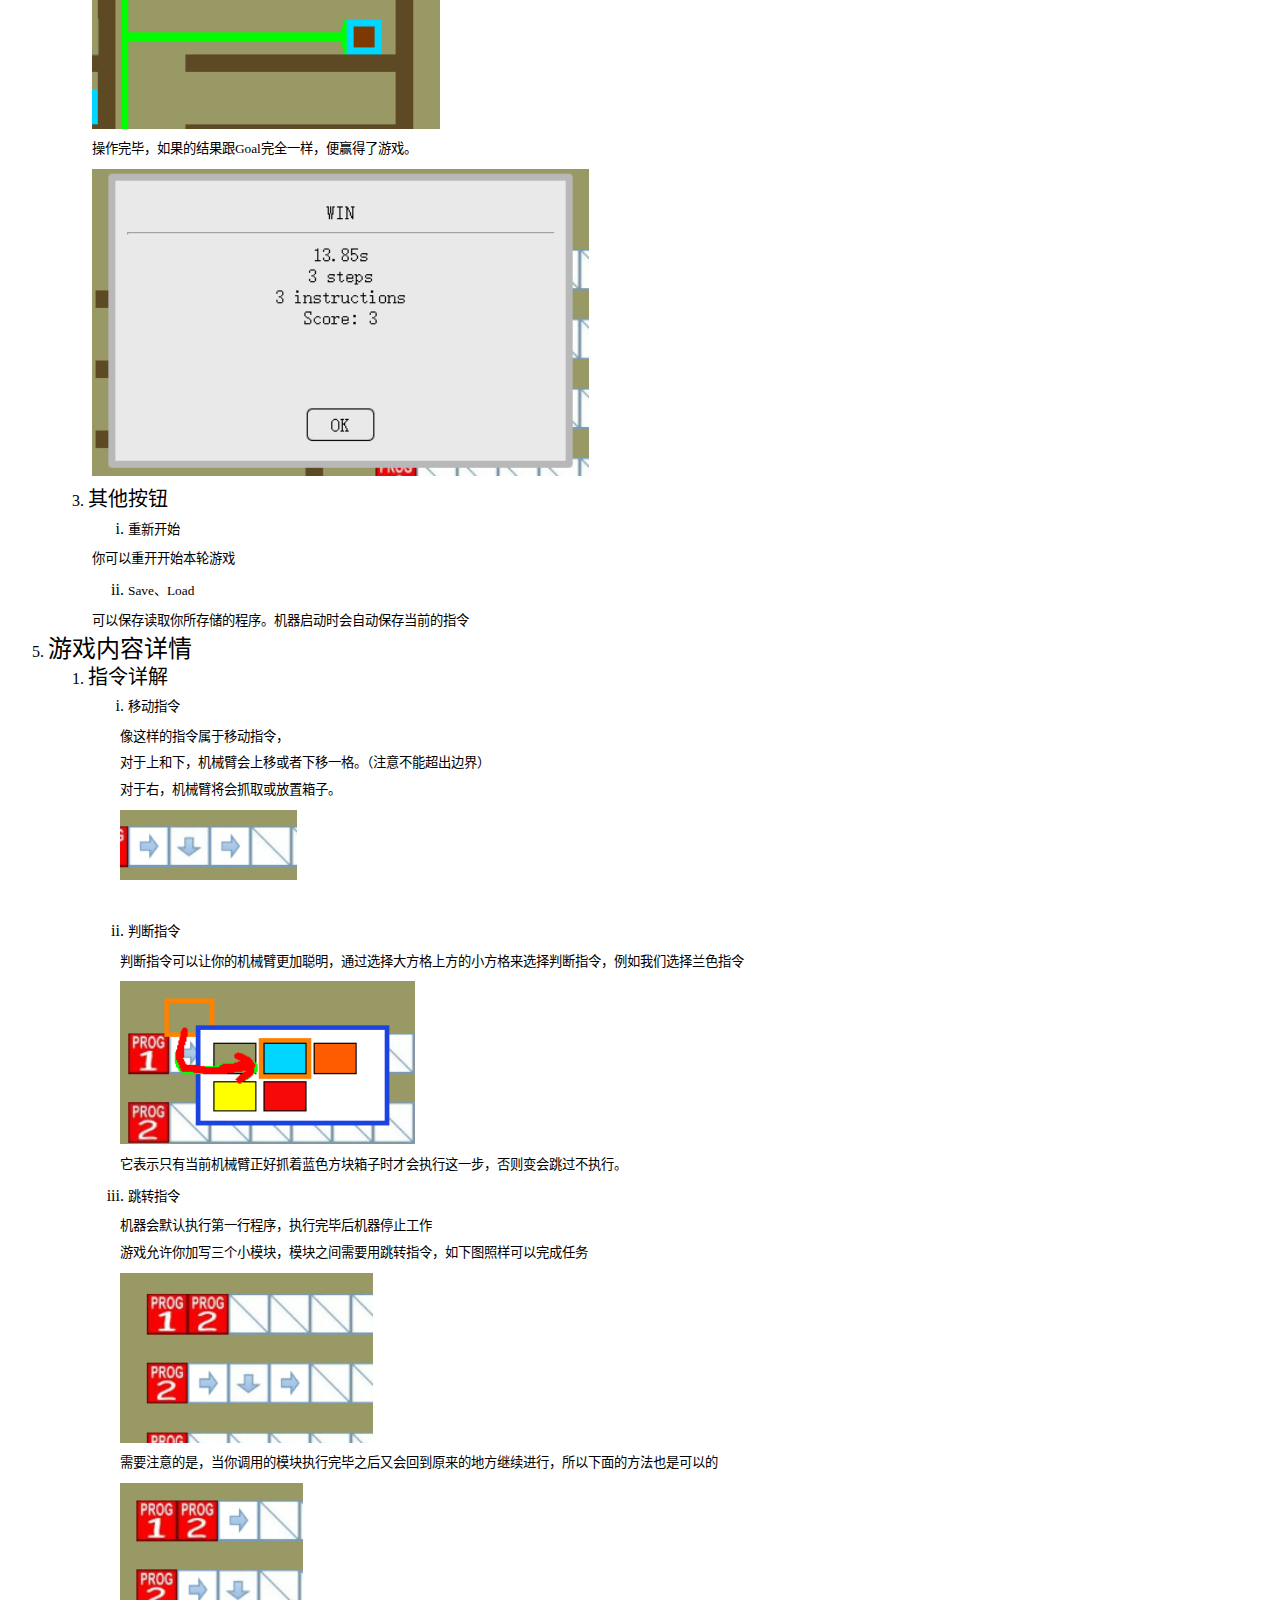
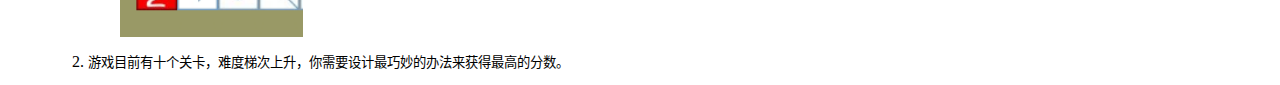
<file: help.html>
<!DOCTYPE HTML PUBLIC "-//W3C//DTD HTML 4.0 Transitional//EN">
<html>
<head>
	<meta http-equiv="content-type" content="text/html; charset=utf-8">
	<title>用户操作手册</title>
	<meta name="generator" content="LibreOffice 4.2.2.1 (MacOSX)">
	<meta name="author" content="z">
	<meta name="created" content="20081226;164500000000000">
	<meta name="changedby" content="Rock FF">
	<meta name="changed" content="20140516;212700000000000">
	<meta name="KSOProductBuildVer" content="2052-9.1.0.4280">
	<style type="text/css">
	<!--
		@page { margin-right: 3.18cm; margin-top: 2.54cm; margin-bottom: 2.54cm }
		p { margin-bottom: 0.25cm; direction: ltr; color: #000000; line-height: 120%; text-align: justify; widows: 0; orphans: 0 }
		p.western { font-family: "Times New Roman", serif; font-size: 10pt; so-language: en-US }
		p.cjk { font-family: "宋体", "SimSun"; font-size: 10pt; so-language: zh-CN }
		p.ctl { font-family: "Times New Roman", serif; font-size: 10pt; so-language: ar-SA }
	-->
	</style>
</head>
<body lang="zh-CN" text="#000000" dir="ltr">
<p class="cjk" align="center" style="margin-bottom: 0cm; line-height: 100%">
<font size="6" style="font-size: 24pt">用户操作手册</font></p>
<ol>
	<li><p class="cjk" style="margin-bottom: 0cm; line-height: 100%"><font size="5" style="font-size: 18pt">运行环境</font></p>
</ol>
<p class="cjk" style="margin-left: 0.74cm; text-indent: 0.74cm; margin-bottom: 0cm; line-height: 100%">
支持<font face="Times New Roman, serif"><span lang="en-US">HTML5</span></font>的浏览器，<font face="Times New Roman, serif"><span lang="en-US">PC</span></font>推荐使用<font face="Times New Roman, serif">
</font><font face="Times New Roman, serif"><span lang="en-US">chrome</span></font>，移动设备推荐使用<font face="Times New Roman, serif"><span lang="en-US">UC</span></font>浏览器。</p>
<ol start="2">
	<li><p class="cjk" style="margin-bottom: 0cm; line-height: 100%"><font size="5" style="font-size: 18pt">进入游戏</font></p>
	<ol>
		<li><p class="cjk" style="margin-bottom: 0cm; line-height: 100%">本地用户打开根目录下的<font face="Times New Roman, serif">
		</font><font face="Times New Roman, serif"><span lang="en-US">index.html</span></font></p>
		<li><p class="cjk" style="margin-bottom: 0cm; line-height: 100%">网络用户可以直接进入游戏地址</p>
	</ol>
	<li><p class="cjk" style="margin-bottom: 0cm; line-height: 100%"><font size="5" style="font-size: 18pt">界面说明</font></p>
	<ol>
		<li><p class="cjk" style="margin-bottom: 0cm; line-height: 100%"><font size="4" style="font-size: 15pt">首页</font></p>
	</ol>
</ol>
<p class="cjk" style="margin-left: 1.48cm; margin-bottom: 0cm; line-height: 100%">
游戏首页较为简单，直接点击就可进入关卡选择</p>
<p class="cjk" style="margin-left: 0.74cm; text-indent: 0.74cm; margin-bottom: 0cm; line-height: 100%">
<img src="[data-uri]" name="Image1" align="bottom" width="645" height="346" border="0"></p>
<ol>
	<ol start="2">
		<li><p class="cjk" style="margin-bottom: 0cm; line-height: 100%"><font size="4" style="font-size: 15pt">关卡选择</font></p>
	</ol>
</ol>
<p class="cjk" style="margin-left: 0.74cm; text-indent: 0.74cm; margin-bottom: 0cm; line-height: 100%">
选择你要进行的关卡，推荐从第一关开始逐关进行</p>
<p class="cjk" style="margin-left: 1.48cm; margin-bottom: 0cm; line-height: 100%">
<img src="[data-uri]" name="Image2" align="bottom" width="645" height="343" border="0"></p>
<ol>
	<ol start="3">
		<li><p class="cjk" style="margin-bottom: 0cm; line-height: 100%"><font size="4" style="font-size: 15pt">游戏主界面</font></p>
	</ol>
</ol>
<p class="cjk" style="margin-left: 2.22cm; margin-bottom: 0cm; line-height: 100%">
选择关卡后会进入主界面如下图</p>
<p class="cjk" style="margin-left: 2.22cm; margin-bottom: 0cm; line-height: 100%">
左边区域表示你的目标</p>
<p class="cjk" style="margin-left: 2.22cm; margin-bottom: 0cm; line-height: 100%">
中间区域是你的状态</p>
<p class="cjk" style="margin-left: 2.22cm; margin-bottom: 0cm; line-height: 100%">
右边区域用来选择你的指令</p>
<p class="cjk" style="margin-left: 2.22cm; margin-bottom: 0cm; line-height: 100%">
通过操作指令来使得你的状态变为目标状态就可以取得胜利，并得到相应的分数</p>
<p class="cjk" style="margin-left: 0.74cm; text-indent: 0.74cm; margin-bottom: 0cm; line-height: 100%">
<img src="[data-uri]" name="Image3" align="bottom" width="645" height="344" border="0"></p>
<ol start="4">
	<li><p class="cjk" style="margin-bottom: 0cm; line-height: 100%"><font size="5" style="font-size: 18pt">操作说明</font></p>
	<ol>
		<li><p class="cjk" style="margin-bottom: 0cm; line-height: 100%"><font size="4" style="font-size: 15pt">关卡选择</font></p>
	</ol>
</ol>
<p class="cjk" style="margin-left: 1.48cm; margin-bottom: 0cm; line-height: 100%">
点击你要选择的关卡的数字即可</p>
<ol>
	<ol start="2">
		<li><p class="cjk" style="margin-bottom: 0cm; line-height: 100%"><font size="4" style="font-size: 15pt">选择指令</font></p>
		<ol type="i">
			<li><p class="cjk" style="margin-bottom: 0cm; line-height: 100%">鼠标指向右侧区域，会看到有蓝色的方框</p>
		</ol>
	</ol>
</ol>
<p class="cjk" style="margin-left: 1.48cm; text-indent: 0.74cm; margin-bottom: 0cm; line-height: 100%">
<img src="[data-uri]" name="Image4" align="bottom" width="440" height="325" border="0"></p>
<ol>
	<ol>
		<ol type="i" start="2">
			<li><p class="cjk" style="margin-bottom: 0cm; line-height: 100%">单击会出现指令选择框</p>
		</ol>
	</ol>
</ol>
<p class="cjk" style="margin-left: 2.22cm; margin-bottom: 0cm; line-height: 100%">
单击选择的指令</p>
<p class="cjk" style="margin-left: 2.22cm; margin-bottom: 0cm; line-height: 100%">
<img src="[data-uri]" name="Image5" align="bottom" width="425" height="305" border="0"></p>
<p class="cjk" style="margin-left: 2.22cm; margin-bottom: 0cm; line-height: 100%">
依次选择成如下指令</p>
<p lang="zh-CN" class="cjk" style="margin-left: 2.22cm; margin-bottom: 0cm; line-height: 100%">
<img src="[data-uri]" name="图片 1" align="bottom" width="249" height="184" border="0"></p>
<ol>
	<ol>
		<ol type="i" start="3">
			<li><p class="cjk" style="margin-bottom: 0cm; line-height: 100%">
			按绿色的<font face="Times New Roman, serif"><span lang="en-US">Go</span></font>按钮启动机器</p>
		</ol>
	</ol>
</ol>
<p lang="zh-CN" class="cjk" style="margin-left: 2.22cm; margin-bottom: 0cm; line-height: 100%">
<img src="[data-uri]" name="图片 1" align="bottom" width="327" height="188" border="0"></p>
<p lang="zh-CN" class="cjk" style="margin-left: 2.22cm; margin-bottom: 0cm; line-height: 100%">
接下来你就可以看到机械臂正在按照你的指令进行操作</p>
<p lang="zh-CN" class="cjk" style="margin-left: 2.22cm; margin-bottom: 0cm; line-height: 100%">
<img src="[data-uri]" name="图片 1" align="bottom" width="389" height="221" border="0"></p>
<p lang="zh-CN" class="cjk" style="margin-left: 2.22cm; margin-bottom: 0cm; line-height: 100%">
<img src="[data-uri]" name="图片 1" align="bottom" width="348" height="176" border="0"></p>
<p lang="zh-CN" class="cjk" style="margin-left: 2.22cm; margin-bottom: 0cm; line-height: 100%">
操作完毕，如果的结果跟<font face="Times New Roman, serif">Goal</font>完全一样，便赢得了游戏。</p>
<p lang="zh-CN" class="cjk" style="margin-left: 2.22cm; margin-bottom: 0cm; line-height: 100%">
<img src="[data-uri]" name="图片 1" align="bottom" width="497" height="307" border="0"></p>
<ol>
	<ol start="3">
		<li><p class="cjk" style="margin-bottom: 0cm; line-height: 100%"><font size="4" style="font-size: 15pt">其他按钮</font></p>
		<ol type="i">
			<li><p class="cjk" style="margin-bottom: 0cm; line-height: 100%">重新开始</p>
		</ol>
	</ol>
</ol>
<p class="cjk" style="margin-left: 2.22cm; margin-bottom: 0cm; line-height: 100%">
你可以重开开始本轮游戏</p>
<ol>
	<ol>
		<ol type="i" start="2">
			<li><p class="cjk" style="margin-bottom: 0cm; line-height: 100%"><font face="Times New Roman, serif"><span lang="en-US">Save</span></font>、<font face="Times New Roman, serif"><span lang="en-US">Load</span></font></p>
		</ol>
	</ol>
</ol>
<p class="cjk" style="margin-left: 2.22cm; margin-bottom: 0cm; line-height: 100%">
可以保存读取你所存储的程序。机器启动时会自动保存当前的指令</p>
<ol start="5">
	<li><p class="cjk" style="margin-bottom: 0cm; line-height: 100%"><font size="5" style="font-size: 18pt">游戏内容详情</font></p>
	<ol>
		<li><p class="cjk" style="margin-bottom: 0cm; line-height: 100%"><font size="4" style="font-size: 15pt">指令详解</font></p>
		<ol type="i">
			<li><p class="cjk" style="margin-bottom: 0cm; line-height: 100%">移动指令</p>
		</ol>
	</ol>
</ol>
<p lang="zh-CN" class="cjk" style="margin-left: 2.96cm; margin-bottom: 0cm; line-height: 100%">
像这样的指令属于移动指令，</p>
<p class="cjk" style="margin-left: 2.96cm; margin-bottom: 0cm; line-height: 100%">
<span lang="zh-CN">对于上和下，机械臂会上移或者下移一格。（注意不能超出边界）</span></p>
<p lang="zh-CN" class="cjk" style="margin-left: 2.96cm; margin-bottom: 0cm; line-height: 100%">
对于右，机械臂将会抓取或放置箱子。</p>
<p lang="zh-CN" class="cjk" style="margin-left: 2.96cm; margin-bottom: 0cm; line-height: 100%">
<img src="[data-uri]" name="图片 1" align="bottom" width="177" height="70" border="0"></p>
<p class="cjk" style="margin-left: 2.96cm; margin-bottom: 0cm; line-height: 100%">
<br>
</p>
<ol>
	<ol>
		<ol type="i" start="2">
			<li><p class="cjk" style="margin-bottom: 0cm; line-height: 100%">判断指令</p>
		</ol>
	</ol>
</ol>
<p class="cjk" style="margin-left: 2.96cm; margin-bottom: 0cm; line-height: 100%">
判断指令可以让你的机械臂更加聪明，通过选择大方格上方的小方格来选择判断指令，例如我们选择兰色指令</p>
<p lang="zh-CN" class="cjk" style="margin-left: 2.96cm; margin-bottom: 0cm; line-height: 100%">
<img src="[data-uri]" name="图片 1" align="bottom" width="295" height="163" border="0"></p>
<p class="cjk" style="margin-left: 2.96cm; margin-bottom: 0cm; line-height: 100%">
它表示只有当前机械臂正好抓着蓝色方块箱子时才会执行这一步，否则变会跳过不执行。</p>
<ol>
	<ol>
		<ol type="i" start="3">
			<li><p class="cjk" style="margin-bottom: 0cm; line-height: 100%">跳转指令</p>
		</ol>
	</ol>
</ol>
<p class="cjk" style="margin-left: 2.96cm; margin-bottom: 0cm; line-height: 100%">
机器会默认执行第一行程序，执行完毕后机器停止工作</p>
<p class="cjk" style="margin-left: 2.96cm; margin-bottom: 0cm; line-height: 100%">
游戏允许你加写三个小模块，模块之间需要用跳转指令，如下图照样可以完成任务</p>
<p lang="zh-CN" class="cjk" style="margin-left: 2.96cm; margin-bottom: 0cm; line-height: 100%">
<img src="[data-uri]" name="图片 1" align="bottom" width="253" height="170" border="0"></p>
<p lang="zh-CN" class="cjk" style="margin-left: 2.96cm; margin-bottom: 0cm; line-height: 100%">
需要注意的是，当你调用的模块执行完毕之后又会回到原来的地方继续进行，所以下面的方法也是可以的</p>
<p lang="zh-CN" class="cjk" style="margin-left: 2.96cm; margin-bottom: 0cm; line-height: 100%">
<img src="[data-uri]" name="图片 1" align="bottom" width="183" height="154" border="0"></p>
<ol>
	<ol start="2">
		<li><p class="cjk" style="margin-bottom: 0cm; line-height: 100%">游戏目前有十个关卡，难度梯次上升，你需要设计最巧妙的办法来获得最高的分数。</p>
	</ol>
</ol>
</body>
</html>
</file>
<file: bower/sweetalert/dist/sweetalert.css>
body.stop-scrolling {
  height: 100%;
  overflow: hidden; }

.sweet-overlay {
  background-color: black;
  /* IE8 */
  -ms-filter: "progid:DXImageTransform.Microsoft.Alpha(Opacity=40)";
  /* IE8 */
  background-color: rgba(0, 0, 0, 0.4);
  position: fixed;
  left: 0;
  right: 0;
  top: 0;
  bottom: 0;
  display: none;
  z-index: 10000; }

.sweet-alert {
  background-color: white;
  font-family: 'Open Sans', 'Helvetica Neue', Helvetica, Arial, sans-serif;
  width: 478px;
  padding: 17px;
  border-radius: 5px;
  text-align: center;
  position: fixed;
  left: 50%;
  top: 50%;
  margin-left: -256px;
  margin-top: -200px;
  overflow: hidden;
  display: none;
  z-index: 99999; }
  @media all and (max-width: 540px) {
    .sweet-alert {
      width: auto;
      margin-left: 0;
      margin-right: 0;
      left: 15px;
      right: 15px; } }
  .sweet-alert h2 {
    color: #575757;
    font-size: 30px;
    text-align: center;
    font-weight: 600;
    text-transform: none;
    position: relative;
    margin: 25px 0;
    padding: 0;
    line-height: 40px;
    display: block; }
  .sweet-alert p {
    color: #797979;
    font-size: 16px;
    text-align: center;
    font-weight: 300;
    position: relative;
    text-align: inherit;
    float: none;
    margin: 0;
    padding: 0;
    line-height: normal; }
  .sweet-alert fieldset {
    border: none;
    position: relative; }
  .sweet-alert .sa-error-container {
    background-color: #f1f1f1;
    margin-left: -17px;
    margin-right: -17px;
    overflow: hidden;
    padding: 0 10px;
    max-height: 0;
    webkit-transition: padding 0.15s, max-height 0.15s;
    transition: padding 0.15s, max-height 0.15s; }
    .sweet-alert .sa-error-container.show {
      padding: 10px 0;
      max-height: 100px;
      webkit-transition: padding 0.2s, max-height 0.2s;
      transition: padding 0.25s, max-height 0.25s; }
    .sweet-alert .sa-error-container .icon {
      display: inline-block;
      width: 24px;
      height: 24px;
      border-radius: 50%;
      background-color: #ea7d7d;
      color: white;
      line-height: 24px;
      text-align: center;
      margin-right: 3px; }
    .sweet-alert .sa-error-container p {
      display: inline-block; }
  .sweet-alert .sa-input-error {
    position: absolute;
    top: 29px;
    right: 26px;
    width: 20px;
    height: 20px;
    opacity: 0;
    -webkit-transform: scale(0.5);
    transform: scale(0.5);
    -webkit-transform-origin: 50% 50%;
    transform-origin: 50% 50%;
    -webkit-transition: all 0.1s;
    transition: all 0.1s; }
    .sweet-alert .sa-input-error::before, .sweet-alert .sa-input-error::after {
      content: "";
      width: 20px;
      height: 6px;
      background-color: #f06e57;
      border-radius: 3px;
      position: absolute;
      top: 50%;
      margin-top: -4px;
      left: 50%;
      margin-left: -9px; }
    .sweet-alert .sa-input-error::before {
      -webkit-transform: rotate(-45deg);
      transform: rotate(-45deg); }
    .sweet-alert .sa-input-error::after {
      -webkit-transform: rotate(45deg);
      transform: rotate(45deg); }
    .sweet-alert .sa-input-error.show {
      opacity: 1;
      -webkit-transform: scale(1);
      transform: scale(1); }
  .sweet-alert input {
    width: 100%;
    box-sizing: border-box;
    border-radius: 3px;
    border: 1px solid #d7d7d7;
    height: 43px;
    margin-top: 10px;
    margin-bottom: 17px;
    font-size: 18px;
    box-shadow: inset 0px 1px 1px rgba(0, 0, 0, 0.06);
    padding: 0 12px;
    display: none;
    -webkit-transition: all 0.3s;
    transition: all 0.3s; }
    .sweet-alert input:focus {
      outline: none;
      box-shadow: 0px 0px 3px #c4e6f5;
      border: 1px solid #b4dbed; }
      .sweet-alert input:focus::-moz-placeholder {
        transition: opacity 0.3s 0.03s ease;
        opacity: 0.5; }
      .sweet-alert input:focus:-ms-input-placeholder {
        transition: opacity 0.3s 0.03s ease;
        opacity: 0.5; }
      .sweet-alert input:focus::-webkit-input-placeholder {
        transition: opacity 0.3s 0.03s ease;
        opacity: 0.5; }
    .sweet-alert input::-moz-placeholder {
      color: #bdbdbd; }
    .sweet-alert input:-ms-input-placeholder {
      color: #bdbdbd; }
    .sweet-alert input::-webkit-input-placeholder {
      color: #bdbdbd; }
  .sweet-alert.show-input input {
    display: block; }
  .sweet-alert .sa-confirm-button-container {
    display: inline-block;
    position: relative; }
  .sweet-alert .la-ball-fall {
    position: absolute;
    left: 50%;
    top: 50%;
    margin-left: -27px;
    margin-top: 4px;
    opacity: 0;
    visibility: hidden; }
  .sweet-alert button {
    background-color: #8CD4F5;
    color: white;
    border: none;
    box-shadow: none;
    font-size: 17px;
    font-weight: 500;
    -webkit-border-radius: 4px;
    border-radius: 5px;
    padding: 10px 32px;
    margin: 26px 5px 0 5px;
    cursor: pointer; }
    .sweet-alert button:focus {
      outline: none;
      box-shadow: 0 0 2px rgba(128, 179, 235, 0.5), inset 0 0 0 1px rgba(0, 0, 0, 0.05); }
    .sweet-alert button:hover {
      background-color: #7ecff4; }
    .sweet-alert button:active {
      background-color: #5dc2f1; }
    .sweet-alert button.cancel {
      background-color: #C1C1C1; }
      .sweet-alert button.cancel:hover {
        background-color: #b9b9b9; }
      .sweet-alert button.cancel:active {
        background-color: #a8a8a8; }
      .sweet-alert button.cancel:focus {
        box-shadow: rgba(197, 205, 211, 0.8) 0px 0px 2px, rgba(0, 0, 0, 0.0470588) 0px 0px 0px 1px inset !important; }
    .sweet-alert button[disabled] {
      opacity: .6;
      cursor: default; }
    .sweet-alert button.confirm[disabled] {
      color: transparent; }
      .sweet-alert button.confirm[disabled] ~ .la-ball-fall {
        opacity: 1;
        visibility: visible;
        transition-delay: 0s; }
    .sweet-alert button::-moz-focus-inner {
      border: 0; }
  .sweet-alert[data-has-cancel-button=false] button {
    box-shadow: none !important; }
  .sweet-alert[data-has-confirm-button=false][data-has-cancel-button=false] {
    padding-bottom: 40px; }
  .sweet-alert .sa-icon {
    width: 80px;
    height: 80px;
    border: 4px solid gray;
    -webkit-border-radius: 40px;
    border-radius: 40px;
    border-radius: 50%;
    margin: 20px auto;
    padding: 0;
    position: relative;
    box-sizing: content-box; }
    .sweet-alert .sa-icon.sa-error {
      border-color: #F27474; }
      .sweet-alert .sa-icon.sa-error .sa-x-mark {
        position: relative;
        display: block; }
      .sweet-alert .sa-icon.sa-error .sa-line {
        position: absolute;
        height: 5px;
        width: 47px;
        background-color: #F27474;
        display: block;
        top: 37px;
        border-radius: 2px; }
        .sweet-alert .sa-icon.sa-error .sa-line.sa-left {
          -webkit-transform: rotate(45deg);
          transform: rotate(45deg);
          left: 17px; }
        .sweet-alert .sa-icon.sa-error .sa-line.sa-right {
          -webkit-transform: rotate(-45deg);
          transform: rotate(-45deg);
          right: 16px; }
    .sweet-alert .sa-icon.sa-warning {
      border-color: #F8BB86; }
      .sweet-alert .sa-icon.sa-warning .sa-body {
        position: absolute;
        width: 5px;
        height: 47px;
        left: 50%;
        top: 10px;
        -webkit-border-radius: 2px;
        border-radius: 2px;
        margin-left: -2px;
        background-color: #F8BB86; }
      .sweet-alert .sa-icon.sa-warning .sa-dot {
        position: absolute;
        width: 7px;
        height: 7px;
        -webkit-border-radius: 50%;
        border-radius: 50%;
        margin-left: -3px;
        left: 50%;
        bottom: 10px;
        background-color: #F8BB86; }
    .sweet-alert .sa-icon.sa-info {
      border-color: #C9DAE1; }
      .sweet-alert .sa-icon.sa-info::before {
        content: "";
        position: absolute;
        width: 5px;
        height: 29px;
        left: 50%;
        bottom: 17px;
        border-radius: 2px;
        margin-left: -2px;
        background-color: #C9DAE1; }
      .sweet-alert .sa-icon.sa-info::after {
        content: "";
        position: absolute;
        width: 7px;
        height: 7px;
        border-radius: 50%;
        margin-left: -3px;
        top: 19px;
        background-color: #C9DAE1; }
    .sweet-alert .sa-icon.sa-success {
      border-color: #A5DC86; }
      .sweet-alert .sa-icon.sa-success::before, .sweet-alert .sa-icon.sa-success::after {
        content: '';
        -webkit-border-radius: 40px;
        border-radius: 40px;
        border-radius: 50%;
        position: absolute;
        width: 60px;
        height: 120px;
        background: white;
        -webkit-transform: rotate(45deg);
        transform: rotate(45deg); }
      .sweet-alert .sa-icon.sa-success::before {
        -webkit-border-radius: 120px 0 0 120px;
        border-radius: 120px 0 0 120px;
        top: -7px;
        left: -33px;
        -webkit-transform: rotate(-45deg);
        transform: rotate(-45deg);
        -webkit-transform-origin: 60px 60px;
        transform-origin: 60px 60px; }
      .sweet-alert .sa-icon.sa-success::after {
        -webkit-border-radius: 0 120px 120px 0;
        border-radius: 0 120px 120px 0;
        top: -11px;
        left: 30px;
        -webkit-transform: rotate(-45deg);
        transform: rotate(-45deg);
        -webkit-transform-origin: 0px 60px;
        transform-origin: 0px 60px; }
      .sweet-alert .sa-icon.sa-success .sa-placeholder {
        width: 80px;
        height: 80px;
        border: 4px solid rgba(165, 220, 134, 0.2);
        -webkit-border-radius: 40px;
        border-radius: 40px;
        border-radius: 50%;
        box-sizing: content-box;
        position: absolute;
        left: -4px;
        top: -4px;
        z-index: 2; }
      .sweet-alert .sa-icon.sa-success .sa-fix {
        width: 5px;
        height: 90px;
        background-color: white;
        position: absolute;
        left: 28px;
        top: 8px;
        z-index: 1;
        -webkit-transform: rotate(-45deg);
        transform: rotate(-45deg); }
      .sweet-alert .sa-icon.sa-success .sa-line {
        height: 5px;
        background-color: #A5DC86;
        display: block;
        border-radius: 2px;
        position: absolute;
        z-index: 2; }
        .sweet-alert .sa-icon.sa-success .sa-line.sa-tip {
          width: 25px;
          left: 14px;
          top: 46px;
          -webkit-transform: rotate(45deg);
          transform: rotate(45deg); }
        .sweet-alert .sa-icon.sa-success .sa-line.sa-long {
          width: 47px;
          right: 8px;
          top: 38px;
          -webkit-transform: rotate(-45deg);
          transform: rotate(-45deg); }
    .sweet-alert .sa-icon.sa-custom {
      background-size: contain;
      border-radius: 0;
      border: none;
      background-position: center center;
      background-repeat: no-repeat; }

/*
 * Animations
 */
@-webkit-keyframes showSweetAlert {
  0% {
    transform: scale(0.7);
    -webkit-transform: scale(0.7); }
  45% {
    transform: scale(1.05);
    -webkit-transform: scale(1.05); }
  80% {
    transform: scale(0.95);
    -webkit-transform: scale(0.95); }
  100% {
    transform: scale(1);
    -webkit-transform: scale(1); } }

@keyframes showSweetAlert {
  0% {
    transform: scale(0.7);
    -webkit-transform: scale(0.7); }
  45% {
    transform: scale(1.05);
    -webkit-transform: scale(1.05); }
  80% {
    transform: scale(0.95);
    -webkit-transform: scale(0.95); }
  100% {
    transform: scale(1);
    -webkit-transform: scale(1); } }

@-webkit-keyframes hideSweetAlert {
  0% {
    transform: scale(1);
    -webkit-transform: scale(1); }
  100% {
    transform: scale(0.5);
    -webkit-transform: scale(0.5); } }

@keyframes hideSweetAlert {
  0% {
    transform: scale(1);
    -webkit-transform: scale(1); }
  100% {
    transform: scale(0.5);
    -webkit-transform: scale(0.5); } }

@-webkit-keyframes slideFromTop {
  0% {
    top: 0%; }
  100% {
    top: 50%; } }

@keyframes slideFromTop {
  0% {
    top: 0%; }
  100% {
    top: 50%; } }

@-webkit-keyframes slideToTop {
  0% {
    top: 50%; }
  100% {
    top: 0%; } }

@keyframes slideToTop {
  0% {
    top: 50%; }
  100% {
    top: 0%; } }

@-webkit-keyframes slideFromBottom {
  0% {
    top: 70%; }
  100% {
    top: 50%; } }

@keyframes slideFromBottom {
  0% {
    top: 70%; }
  100% {
    top: 50%; } }

@-webkit-keyframes slideToBottom {
  0% {
    top: 50%; }
  100% {
    top: 70%; } }

@keyframes slideToBottom {
  0% {
    top: 50%; }
  100% {
    top: 70%; } }

.showSweetAlert[data-animation=pop] {
  -webkit-animation: showSweetAlert 0.3s;
  animation: showSweetAlert 0.3s; }

.showSweetAlert[data-animation=none] {
  -webkit-animation: none;
  animation: none; }

.showSweetAlert[data-animation=slide-from-top] {
  -webkit-animation: slideFromTop 0.3s;
  animation: slideFromTop 0.3s; }

.showSweetAlert[data-animation=slide-from-bottom] {
  -webkit-animation: slideFromBottom 0.3s;
  animation: slideFromBottom 0.3s; }

.hideSweetAlert[data-animation=pop] {
  -webkit-animation: hideSweetAlert 0.2s;
  animation: hideSweetAlert 0.2s; }

.hideSweetAlert[data-animation=none] {
  -webkit-animation: none;
  animation: none; }

.hideSweetAlert[data-animation=slide-from-top] {
  -webkit-animation: slideToTop 0.4s;
  animation: slideToTop 0.4s; }

.hideSweetAlert[data-animation=slide-from-bottom] {
  -webkit-animation: slideToBottom 0.3s;
  animation: slideToBottom 0.3s; }

@-webkit-keyframes animateSuccessTip {
  0% {
    width: 0;
    left: 1px;
    top: 19px; }
  54% {
    width: 0;
    left: 1px;
    top: 19px; }
  70% {
    width: 50px;
    left: -8px;
    top: 37px; }
  84% {
    width: 17px;
    left: 21px;
    top: 48px; }
  100% {
    width: 25px;
    left: 14px;
    top: 45px; } }

@keyframes animateSuccessTip {
  0% {
    width: 0;
    left: 1px;
    top: 19px; }
  54% {
    width: 0;
    left: 1px;
    top: 19px; }
  70% {
    width: 50px;
    left: -8px;
    top: 37px; }
  84% {
    width: 17px;
    left: 21px;
    top: 48px; }
  100% {
    width: 25px;
    left: 14px;
    top: 45px; } }

@-webkit-keyframes animateSuccessLong {
  0% {
    width: 0;
    right: 46px;
    top: 54px; }
  65% {
    width: 0;
    right: 46px;
    top: 54px; }
  84% {
    width: 55px;
    right: 0px;
    top: 35px; }
  100% {
    width: 47px;
    right: 8px;
    top: 38px; } }

@keyframes animateSuccessLong {
  0% {
    width: 0;
    right: 46px;
    top: 54px; }
  65% {
    width: 0;
    right: 46px;
    top: 54px; }
  84% {
    width: 55px;
    right: 0px;
    top: 35px; }
  100% {
    width: 47px;
    right: 8px;
    top: 38px; } }

@-webkit-keyframes rotatePlaceholder {
  0% {
    transform: rotate(-45deg);
    -webkit-transform: rotate(-45deg); }
  5% {
    transform: rotate(-45deg);
    -webkit-transform: rotate(-45deg); }
  12% {
    transform: rotate(-405deg);
    -webkit-transform: rotate(-405deg); }
  100% {
    transform: rotate(-405deg);
    -webkit-transform: rotate(-405deg); } }

@keyframes rotatePlaceholder {
  0% {
    transform: rotate(-45deg);
    -webkit-transform: rotate(-45deg); }
  5% {
    transform: rotate(-45deg);
    -webkit-transform: rotate(-45deg); }
  12% {
    transform: rotate(-405deg);
    -webkit-transform: rotate(-405deg); }
  100% {
    transform: rotate(-405deg);
    -webkit-transform: rotate(-405deg); } }

.animateSuccessTip {
  -webkit-animation: animateSuccessTip 0.75s;
  animation: animateSuccessTip 0.75s; }

.animateSuccessLong {
  -webkit-animation: animateSuccessLong 0.75s;
  animation: animateSuccessLong 0.75s; }

.sa-icon.sa-success.animate::after {
  -webkit-animation: rotatePlaceholder 4.25s ease-in;
  animation: rotatePlaceholder 4.25s ease-in; }

@-webkit-keyframes animateErrorIcon {
  0% {
    transform: rotateX(100deg);
    -webkit-transform: rotateX(100deg);
    opacity: 0; }
  100% {
    transform: rotateX(0deg);
    -webkit-transform: rotateX(0deg);
    opacity: 1; } }

@keyframes animateErrorIcon {
  0% {
    transform: rotateX(100deg);
    -webkit-transform: rotateX(100deg);
    opacity: 0; }
  100% {
    transform: rotateX(0deg);
    -webkit-transform: rotateX(0deg);
    opacity: 1; } }

.animateErrorIcon {
  -webkit-animation: animateErrorIcon 0.5s;
  animation: animateErrorIcon 0.5s; }

@-webkit-keyframes animateXMark {
  0% {
    transform: scale(0.4);
    -webkit-transform: scale(0.4);
    margin-top: 26px;
    opacity: 0; }
  50% {
    transform: scale(0.4);
    -webkit-transform: scale(0.4);
    margin-top: 26px;
    opacity: 0; }
  80% {
    transform: scale(1.15);
    -webkit-transform: scale(1.15);
    margin-top: -6px; }
  100% {
    transform: scale(1);
    -webkit-transform: scale(1);
    margin-top: 0;
    opacity: 1; } }

@keyframes animateXMark {
  0% {
    transform: scale(0.4);
    -webkit-transform: scale(0.4);
    margin-top: 26px;
    opacity: 0; }
  50% {
    transform: scale(0.4);
    -webkit-transform: scale(0.4);
    margin-top: 26px;
    opacity: 0; }
  80% {
    transform: scale(1.15);
    -webkit-transform: scale(1.15);
    margin-top: -6px; }
  100% {
    transform: scale(1);
    -webkit-transform: scale(1);
    margin-top: 0;
    opacity: 1; } }

.animateXMark {
  -webkit-animation: animateXMark 0.5s;
  animation: animateXMark 0.5s; }

@-webkit-keyframes pulseWarning {
  0% {
    border-color: #F8D486; }
  100% {
    border-color: #F8BB86; } }

@keyframes pulseWarning {
  0% {
    border-color: #F8D486; }
  100% {
    border-color: #F8BB86; } }

.pulseWarning {
  -webkit-animation: pulseWarning 0.75s infinite alternate;
  animation: pulseWarning 0.75s infinite alternate; }

@-webkit-keyframes pulseWarningIns {
  0% {
    background-color: #F8D486; }
  100% {
    background-color: #F8BB86; } }

@keyframes pulseWarningIns {
  0% {
    background-color: #F8D486; }
  100% {
    background-color: #F8BB86; } }

.pulseWarningIns {
  -webkit-animation: pulseWarningIns 0.75s infinite alternate;
  animation: pulseWarningIns 0.75s infinite alternate; }

@-webkit-keyframes rotate-loading {
  0% {
    transform: rotate(0deg); }
  100% {
    transform: rotate(360deg); } }

@keyframes rotate-loading {
  0% {
    transform: rotate(0deg); }
  100% {
    transform: rotate(360deg); } }

/* Internet Explorer 9 has some special quirks that are fixed here */
/* The icons are not animated. */
/* This file is automatically merged into sweet-alert.min.js through Gulp */
/* Error icon */
.sweet-alert .sa-icon.sa-error .sa-line.sa-left {
  -ms-transform: rotate(45deg) \9; }

.sweet-alert .sa-icon.sa-error .sa-line.sa-right {
  -ms-transform: rotate(-45deg) \9; }

/* Success icon */
.sweet-alert .sa-icon.sa-success {
  border-color: transparent\9; }

.sweet-alert .sa-icon.sa-success .sa-line.sa-tip {
  -ms-transform: rotate(45deg) \9; }

.sweet-alert .sa-icon.sa-success .sa-line.sa-long {
  -ms-transform: rotate(-45deg) \9; }

/*!
 * Load Awesome v1.1.0 (http://github.danielcardoso.net/load-awesome/)
 * Copyright 2015 Daniel Cardoso <@DanielCardoso>
 * Licensed under MIT
 */
.la-ball-fall,
.la-ball-fall > div {
  position: relative;
  -webkit-box-sizing: border-box;
  -moz-box-sizing: border-box;
  box-sizing: border-box; }

.la-ball-fall {
  display: block;
  font-size: 0;
  color: #fff; }

.la-ball-fall.la-dark {
  color: #333; }

.la-ball-fall > div {
  display: inline-block;
  float: none;
  background-color: currentColor;
  border: 0 solid currentColor; }

.la-ball-fall {
  width: 54px;
  height: 18px; }

.la-ball-fall > div {
  width: 10px;
  height: 10px;
  margin: 4px;
  border-radius: 100%;
  opacity: 0;
  -webkit-animation: ball-fall 1s ease-in-out infinite;
  -moz-animation: ball-fall 1s ease-in-out infinite;
  -o-animation: ball-fall 1s ease-in-out infinite;
  animation: ball-fall 1s ease-in-out infinite; }

.la-ball-fall > div:nth-child(1) {
  -webkit-animation-delay: -200ms;
  -moz-animation-delay: -200ms;
  -o-animation-delay: -200ms;
  animation-delay: -200ms; }

.la-ball-fall > div:nth-child(2) {
  -webkit-animation-delay: -100ms;
  -moz-animation-delay: -100ms;
  -o-animation-delay: -100ms;
  animation-delay: -100ms; }

.la-ball-fall > div:nth-child(3) {
  -webkit-animation-delay: 0ms;
  -moz-animation-delay: 0ms;
  -o-animation-delay: 0ms;
  animation-delay: 0ms; }

.la-ball-fall.la-sm {
  width: 26px;
  height: 8px; }

.la-ball-fall.la-sm > div {
  width: 4px;
  height: 4px;
  margin: 2px; }

.la-ball-fall.la-2x {
  width: 108px;
  height: 36px; }

.la-ball-fall.la-2x > div {
  width: 20px;
  height: 20px;
  margin: 8px; }

.la-ball-fall.la-3x {
  width: 162px;
  height: 54px; }

.la-ball-fall.la-3x > div {
  width: 30px;
  height: 30px;
  margin: 12px; }

/*
 * Animation
 */
@-webkit-keyframes ball-fall {
  0% {
    opacity: 0;
    -webkit-transform: translateY(-145%);
    transform: translateY(-145%); }
  10% {
    opacity: .5; }
  20% {
    opacity: 1;
    -webkit-transform: translateY(0);
    transform: translateY(0); }
  80% {
    opacity: 1;
    -webkit-transform: translateY(0);
    transform: translateY(0); }
  90% {
    opacity: .5; }
  100% {
    opacity: 0;
    -webkit-transform: translateY(145%);
    transform: translateY(145%); } }

@-moz-keyframes ball-fall {
  0% {
    opacity: 0;
    -moz-transform: translateY(-145%);
    transform: translateY(-145%); }
  10% {
    opacity: .5; }
  20% {
    opacity: 1;
    -moz-transform: translateY(0);
    transform: translateY(0); }
  80% {
    opacity: 1;
    -moz-transform: translateY(0);
    transform: translateY(0); }
  90% {
    opacity: .5; }
  100% {
    opacity: 0;
    -moz-transform: translateY(145%);
    transform: translateY(145%); } }

@-o-keyframes ball-fall {
  0% {
    opacity: 0;
    -o-transform: translateY(-145%);
    transform: translateY(-145%); }
  10% {
    opacity: .5; }
  20% {
    opacity: 1;
    -o-transform: translateY(0);
    transform: translateY(0); }
  80% {
    opacity: 1;
    -o-transform: translateY(0);
    transform: translateY(0); }
  90% {
    opacity: .5; }
  100% {
    opacity: 0;
    -o-transform: translateY(145%);
    transform: translateY(145%); } }

@keyframes ball-fall {
  0% {
    opacity: 0;
    -webkit-transform: translateY(-145%);
    -moz-transform: translateY(-145%);
    -o-transform: translateY(-145%);
    transform: translateY(-145%); }
  10% {
    opacity: .5; }
  20% {
    opacity: 1;
    -webkit-transform: translateY(0);
    -moz-transform: translateY(0);
    -o-transform: translateY(0);
    transform: translateY(0); }
  80% {
    opacity: 1;
    -webkit-transform: translateY(0);
    -moz-transform: translateY(0);
    -o-transform: translateY(0);
    transform: translateY(0); }
  90% {
    opacity: .5; }
  100% {
    opacity: 0;
    -webkit-transform: translateY(145%);
    -moz-transform: translateY(145%);
    -o-transform: translateY(145%);
    transform: translateY(145%); } }
</file>
<file: bower/codemirror/lib/codemirror.css>
/* BASICS */

.CodeMirror {
  /* Set height, width, borders, and global font properties here */
  font-family: monospace;
  height: 300px;
  color: black;
}

/* PADDING */

.CodeMirror-lines {
  padding: 4px 0; /* Vertical padding around content */
}
.CodeMirror pre {
  padding: 0 4px; /* Horizontal padding of content */
}

.CodeMirror-scrollbar-filler, .CodeMirror-gutter-filler {
  background-color: white; /* The little square between H and V scrollbars */
}

/* GUTTER */

.CodeMirror-gutters {
  border-right: 1px solid #ddd;
  background-color: #f7f7f7;
  white-space: nowrap;
}
.CodeMirror-linenumbers {}
.CodeMirror-linenumber {
  padding: 0 3px 0 5px;
  min-width: 20px;
  text-align: right;
  color: #999;
  white-space: nowrap;
}

.CodeMirror-guttermarker { color: black; }
.CodeMirror-guttermarker-subtle { color: #999; }

/* CURSOR */

.CodeMirror-cursor {
  border-left: 1px solid black;
  border-right: none;
  width: 0;
}
/* Shown when moving in bi-directional text */
.CodeMirror div.CodeMirror-secondarycursor {
  border-left: 1px solid silver;
}
.cm-fat-cursor .CodeMirror-cursor {
  width: auto;
  border: 0 !important;
  background: #7e7;
}
.cm-fat-cursor div.CodeMirror-cursors {
  z-index: 1;
}

.cm-animate-fat-cursor {
  width: auto;
  border: 0;
  -webkit-animation: blink 1.06s steps(1) infinite;
  -moz-animation: blink 1.06s steps(1) infinite;
  animation: blink 1.06s steps(1) infinite;
  background-color: #7e7;
}
@-moz-keyframes blink {
  0% {}
  50% { background-color: transparent; }
  100% {}
}
@-webkit-keyframes blink {
  0% {}
  50% { background-color: transparent; }
  100% {}
}
@keyframes blink {
  0% {}
  50% { background-color: transparent; }
  100% {}
}

/* Can style cursor different in overwrite (non-insert) mode */
.CodeMirror-overwrite .CodeMirror-cursor {}

.cm-tab { display: inline-block; text-decoration: inherit; }

.CodeMirror-rulers {
  position: absolute;
  left: 0; right: 0; top: -50px; bottom: -20px;
  overflow: hidden;
}
.CodeMirror-ruler {
  border-left: 1px solid #ccc;
  top: 0; bottom: 0;
  position: absolute;
}

/* DEFAULT THEME */

.cm-s-default .cm-header {color: blue;}
.cm-s-default .cm-quote {color: #090;}
.cm-negative {color: #d44;}
.cm-positive {color: #292;}
.cm-header, .cm-strong {font-weight: bold;}
.cm-em {font-style: italic;}
.cm-link {text-decoration: underline;}
.cm-strikethrough {text-decoration: line-through;}

.cm-s-default .cm-keyword {color: #708;}
.cm-s-default .cm-atom {color: #219;}
.cm-s-default .cm-number {color: #164;}
.cm-s-default .cm-def {color: #00f;}
.cm-s-default .cm-variable,
.cm-s-default .cm-punctuation,
.cm-s-default .cm-property,
.cm-s-default .cm-operator {}
.cm-s-default .cm-variable-2 {color: #05a;}
.cm-s-default .cm-variable-3 {color: #085;}
.cm-s-default .cm-comment {color: #a50;}
.cm-s-default .cm-string {color: #a11;}
.cm-s-default .cm-string-2 {color: #f50;}
.cm-s-default .cm-meta {color: #555;}
.cm-s-default .cm-qualifier {color: #555;}
.cm-s-default .cm-builtin {color: #30a;}
.cm-s-default .cm-bracket {color: #997;}
.cm-s-default .cm-tag {color: #170;}
.cm-s-default .cm-attribute {color: #00c;}
.cm-s-default .cm-hr {color: #999;}
.cm-s-default .cm-link {color: #00c;}

.cm-s-default .cm-error {color: #f00;}
.cm-invalidchar {color: #f00;}

.CodeMirror-composing { border-bottom: 2px solid; }

/* Default styles for common addons */

div.CodeMirror span.CodeMirror-matchingbracket {color: #0f0;}
div.CodeMirror span.CodeMirror-nonmatchingbracket {color: #f22;}
.CodeMirror-matchingtag { background: rgba(255, 150, 0, .3); }
.CodeMirror-activeline-background {background: #e8f2ff;}

/* STOP */

/* The rest of this file contains styles related to the mechanics of
   the editor. You probably shouldn't touch them. */

.CodeMirror {
  position: relative;
  overflow: hidden;
  background: white;
}

.CodeMirror-scroll {
  overflow: scroll !important; /* Things will break if this is overridden */
  /* 30px is the magic margin used to hide the element's real scrollbars */
  /* See overflow: hidden in .CodeMirror */
  margin-bottom: -30px; margin-right: -30px;
  padding-bottom: 30px;
  height: 100%;
  outline: none; /* Prevent dragging from highlighting the element */
  position: relative;
}
.CodeMirror-sizer {
  position: relative;
  border-right: 30px solid transparent;
}

/* The fake, visible scrollbars. Used to force redraw during scrolling
   before actual scrolling happens, thus preventing shaking and
   flickering artifacts. */
.CodeMirror-vscrollbar, .CodeMirror-hscrollbar, .CodeMirror-scrollbar-filler, .CodeMirror-gutter-filler {
  position: absolute;
  z-index: 6;
  display: none;
}
.CodeMirror-vscrollbar {
  right: 0; top: 0;
  overflow-x: hidden;
  overflow-y: scroll;
}
.CodeMirror-hscrollbar {
  bottom: 0; left: 0;
  overflow-y: hidden;
  overflow-x: scroll;
}
.CodeMirror-scrollbar-filler {
  right: 0; bottom: 0;
}
.CodeMirror-gutter-filler {
  left: 0; bottom: 0;
}

.CodeMirror-gutters {
  position: absolute; left: 0; top: 0;
  min-height: 100%;
  z-index: 3;
}
.CodeMirror-gutter {
  white-space: normal;
  height: 100%;
  display: inline-block;
  vertical-align: top;
  margin-bottom: -30px;
}
.CodeMirror-gutter-wrapper {
  position: absolute;
  z-index: 4;
  background: none !important;
  border: none !important;
}
.CodeMirror-gutter-background {
  position: absolute;
  top: 0; bottom: 0;
  z-index: 4;
}
.CodeMirror-gutter-elt {
  position: absolute;
  cursor: default;
  z-index: 4;
}
.CodeMirror-gutter-wrapper ::selection { background-color: transparent }
.CodeMirror-gutter-wrapper ::-moz-selection { background-color: transparent }

.CodeMirror-lines {
  cursor: text;
  min-height: 1px; /* prevents collapsing before first draw */
}
.CodeMirror pre {
  /* Reset some styles that the rest of the page might have set */
  -moz-border-radius: 0; -webkit-border-radius: 0; border-radius: 0;
  border-width: 0;
  background: transparent;
  font-family: inherit;
  font-size: inherit;
  margin: 0;
  white-space: pre;
  word-wrap: normal;
  line-height: inherit;
  color: inherit;
  z-index: 2;
  position: relative;
  overflow: visible;
  -webkit-tap-highlight-color: transparent;
  -webkit-font-variant-ligatures: contextual;
  font-variant-ligatures: contextual;
}
.CodeMirror-wrap pre {
  word-wrap: break-word;
  white-space: pre-wrap;
  word-break: normal;
}

.CodeMirror-linebackground {
  position: absolute;
  left: 0; right: 0; top: 0; bottom: 0;
  z-index: 0;
}

.CodeMirror-linewidget {
  position: relative;
  z-index: 2;
  overflow: auto;
}

.CodeMirror-widget {}

.CodeMirror-rtl pre { direction: rtl; }

.CodeMirror-code {
  outline: none;
}

/* Force content-box sizing for the elements where we expect it */
.CodeMirror-scroll,
.CodeMirror-sizer,
.CodeMirror-gutter,
.CodeMirror-gutters,
.CodeMirror-linenumber {
  -moz-box-sizing: content-box;
  box-sizing: content-box;
}

.CodeMirror-measure {
  position: absolute;
  width: 100%;
  height: 0;
  overflow: hidden;
  visibility: hidden;
}

.CodeMirror-cursor {
  position: absolute;
  pointer-events: none;
}
.CodeMirror-measure pre { position: static; }

div.CodeMirror-cursors {
  visibility: hidden;
  position: relative;
  z-index: 3;
}
div.CodeMirror-dragcursors {
  visibility: visible;
}

.CodeMirror-focused div.CodeMirror-cursors {
  visibility: visible;
}

.CodeMirror-selected { background: #d9d9d9; }
.CodeMirror-focused .CodeMirror-selected { background: #d7d4f0; }
.CodeMirror-crosshair { cursor: crosshair; }
.CodeMirror-line::selection, .CodeMirror-line > span::selection, .CodeMirror-line > span > span::selection { background: #d7d4f0; }
.CodeMirror-line::-moz-selection, .CodeMirror-line > span::-moz-selection, .CodeMirror-line > span > span::-moz-selection { background: #d7d4f0; }

.cm-searching {
  background: #ffa;
  background: rgba(255, 255, 0, .4);
}

/* Used to force a border model for a node */
.cm-force-border { padding-right: .1px; }

@media print {
  /* Hide the cursor when printing */
  .CodeMirror div.CodeMirror-cursors {
    visibility: hidden;
  }
}

/* See issue #2901 */
.cm-tab-wrap-hack:after { content: ''; }

/* Help users use markselection to safely style text background */
span.CodeMirror-selectedtext { background: none; }
</file>
<file: bower/codemirror/addon/fold/foldgutter.css>
.CodeMirror-foldmarker {
  color: blue;
  text-shadow: #b9f 1px 1px 2px, #b9f -1px -1px 2px, #b9f 1px -1px 2px, #b9f -1px 1px 2px;
  font-family: arial;
  line-height: .3;
  cursor: pointer;
}
.CodeMirror-foldgutter {
  width: .7em;
}
.CodeMirror-foldgutter-open,
.CodeMirror-foldgutter-folded {
  cursor: pointer;
}
.CodeMirror-foldgutter-open:after {
  content: "\25BE";
}
.CodeMirror-foldgutter-folded:after {
  content: "\25B8";
}
</file>
<file: bower/codemirror/addon/dialog/dialog.css>
.CodeMirror-dialog {
  position: absolute;
  left: 0; right: 0;
  background: inherit;
  z-index: 15;
  padding: .1em .8em;
  overflow: hidden;
  color: inherit;
}

.CodeMirror-dialog-top {
  border-bottom: 1px solid #eee;
  top: 0;
}

.CodeMirror-dialog-bottom {
  border-top: 1px solid #eee;
  bottom: 0;
}

.CodeMirror-dialog input {
  border: none;
  outline: none;
  background: transparent;
  width: 20em;
  color: inherit;
  font-family: monospace;
}

.CodeMirror-dialog button {
  font-size: 70%;
}
</file>
<file: bower/codemirror/theme/monokai.css>
/* Based on Sublime Text's Monokai theme */

.cm-s-monokai.CodeMirror { background: #272822; color: #f8f8f2; }
.cm-s-monokai div.CodeMirror-selected { background: #49483E; }
.cm-s-monokai .CodeMirror-line::selection, .cm-s-monokai .CodeMirror-line > span::selection, .cm-s-monokai .CodeMirror-line > span > span::selection { background: rgba(73, 72, 62, .99); }
.cm-s-monokai .CodeMirror-line::-moz-selection, .cm-s-monokai .CodeMirror-line > span::-moz-selection, .cm-s-monokai .CodeMirror-line > span > span::-moz-selection { background: rgba(73, 72, 62, .99); }
.cm-s-monokai .CodeMirror-gutters { background: #272822; border-right: 0px; }
.cm-s-monokai .CodeMirror-guttermarker { color: white; }
.cm-s-monokai .CodeMirror-guttermarker-subtle { color: #d0d0d0; }
.cm-s-monokai .CodeMirror-linenumber { color: #d0d0d0; }
.cm-s-monokai .CodeMirror-cursor { border-left: 1px solid #f8f8f0; }

.cm-s-monokai span.cm-comment { color: #75715e; }
.cm-s-monokai span.cm-atom { color: #ae81ff; }
.cm-s-monokai span.cm-number { color: #ae81ff; }

.cm-s-monokai span.cm-property, .cm-s-monokai span.cm-attribute { color: #a6e22e; }
.cm-s-monokai span.cm-keyword { color: #f92672; }
.cm-s-monokai span.cm-builtin { color: #66d9ef; }
.cm-s-monokai span.cm-string { color: #e6db74; }

.cm-s-monokai span.cm-variable { color: #f8f8f2; }
.cm-s-monokai span.cm-variable-2 { color: #9effff; }
.cm-s-monokai span.cm-variable-3 { color: #66d9ef; }
.cm-s-monokai span.cm-def { color: #fd971f; }
.cm-s-monokai span.cm-bracket { color: #f8f8f2; }
.cm-s-monokai span.cm-tag { color: #f92672; }
.cm-s-monokai span.cm-header { color: #ae81ff; }
.cm-s-monokai span.cm-link { color: #ae81ff; }
.cm-s-monokai span.cm-error { background: #f92672; color: #f8f8f0; }

.cm-s-monokai .CodeMirror-activeline-background { background: #373831; }
.cm-s-monokai .CodeMirror-matchingbracket {
  text-decoration: underline;
  color: white !important;
}
</file>
<file: style.css>
#game #msgbox {
    position: absolute;
    background: #4EC5E8;
    border: 10px solid #008BFF;
    border-radius: 20px;
    left: 500;
    top: 120px;
    width: 366;
    height: 240;
    padding: 0px 10px;
    display: none;
    z-index: 10;
    text-align: center;
}

#game #msgbox > a {
    position: relative;
    top: 200;
    border: 1px solid rgba(0, 110, 255, 0.44);
    border-radius: 5px;
    cursor: hand;
    padding: 5px 20px;
    background-color: rgba(255, 255, 255, 0.5);
}

#game a#msgok:hover {
    background-color: rgba(255, 255, 255, 0.6);
}

#game #helptxt {
    display: none;
}

#game #runs {
    position: absolute;
}

#game .toola {
    float: left;
}

#game #toolslc {
    display: none;
    position: absolute;
    border: 4px solid #1b43e1;
    background-color: #fff;
    width: 163px;
    padding: 8px;
}

#game #toolslcifs {
    display: none;
    position: absolute;
    border: 4px solid #1b43e1;
    background-color: #fff;
    width: 150px;
    padding: 8px;
}

#game #toolslcifs .toolifs {
    float: left;
    border: 1px solid;
    margin: 3px;
}

#game .toolifs {
    width: 35px;
    height: 24.5px;
    cursor: hand;
}

#game .tool {
    float: left;
    width: 35px;
    height: 35px;
    cursor: hand;
}

#game #toolslc .tool {
    margin: 5px;
}

#game .tool:hover {
    outline: 4px solid #00C7FF;
}

#game .toolifs:hover {
    outline: 4px solid #ff8100;
}

#game input[type='button'] {
    cursor: hand;
    height: 35px;
    text-align: center;
    border: 1px solid #C7C7C7;
    background: linear-gradient(to bottom, #FFFFFF 0, #B6B6B6 100%);
    border-radius: 3px;
    position: absolute;
}

#game input[type='button']:hover {
    background: #bbb;
}

#game #btn_start {
    background: linear-gradient(to bottom, #42B600 0, #034700 100%);
    width: 120px;
    height: 80px;
    color: #fff;
    font-size: 40px;
    border-radius: 15px;
    border: 0px;
}

#game #btn_start:hover {
    background: #034700;
}

#game .zhide {
    display: none;
}

#game span.scorestar {
    font-size: 60px;
    color: #FF0;
    text-shadow: 0px 8px 10px #F7C810;
    -webkit-animation: bianxiao 800ms;

}

@keyframes bianxiao {
    from {
        font-size: 500px
    }
    to {
        font-size: 60px
    }
}
</file>
<file: bower/sweetalert/example/example.css>
@import url(http://fonts.googleapis.com/css?family=Open+Sans:400,600,700,300);
@import url(http://fonts.googleapis.com/css?family=Open+Sans+Condensed:700);
body {
  background-color: #f2f4f6;
  font-family: 'Open Sans', sans-serif;
  text-align: center; }

h1 {
  background-image: url("images/logo_big.png");
  background-image: -webkit-image-set(url("images/logo_big.png") 1x, url("images/logo_big@2x.png") 2x);
  width: 385px;
  height: 81px;
  text-indent: -9999px;
  white-space: nowrap;
  margin: 50px auto; }
  @media all and (max-width: 420px) {
    h1 {
      width: 300px;
      background-size: contain;
      background-repeat: no-repeat;
      background-position: center; } }
  @media all and (max-width: 330px) {
    h1 {
      width: 250px; } }

h2 {
  font-size: 20px;
  color: #A9B2BC;
  line-height: 25px;
  text-transform: uppercase;
  font-weight: 300;
  text-align: center;
  display: block; }

h3 {
  font-size: 28px;
  color: #C7CCD1;
  text-transform: uppercase;
  font-family: 'Open Sans Condensed', sans-serif;
  margin-top: 100px;
  text-align: center;
  position: relative; }
  h3#download-section {
    margin-top: 50px;
    padding-top: 40px; }
  h3::after {
    content: "";
    background-color: #e2e5e8;
    height: 4px;
    width: 700px;
    left: 50%;
    margin-left: -350px;
    position: absolute;
    margin-top: -50px;
    border-radius: 2px; }
    @media all and (max-width: 740px) {
      h3::after {
        width: auto;
        left: 20px;
        right: 20px;
        margin-left: 0; } }

a {
  text-decoration: none; }

p {
  max-width: 826px;
  margin: 30px auto;
  font-size: 17px;
  font-weight: 300;
  color: #848D94;
  line-height: 25px;
  text-align: left; }
  p.center {
    text-align: center; }
  p strong {
    color: #8A8F94;
    font-weight: 600; }
  p a {
    color: #9ECADF;
    font-weight: 600; }
    p a:hover {
      text-decoration: underline; }
    p a.twitter {
      color: #5eaade; }
    p a.dribbble {
      color: #f26798; }
    p a.github {
      color: #323131; }

button, .button {
  background-color: #AEDEF4;
  color: white;
  border: none;
  box-shadow: none;
  font-size: 17px;
  font-weight: 500;
  font-weight: 600;
  border-radius: 3px;
  padding: 15px 35px;
  margin: 26px 5px 0 5px;
  cursor: pointer; }
  button:focus, .button:focus {
    outline: none; }
  button:hover, .button:hover {
    background-color: #a1d9f2; }
  button:active, .button:active {
    background-color: #81ccee; }
  button.cancel, .button.cancel {
    background-color: #D0D0D0; }
    button.cancel:hover, .button.cancel:hover {
      background-color: #c8c8c8; }
    button.cancel:active, .button.cancel:active {
      background-color: #b6b6b6; }
  button.download, .button.download {
    position: fixed;
    right: 30px;
    top: 0;
    background-color: rgba(255, 255, 255, 0.9);
    color: #ABCADA;
    font-weight: 500;
    text-transform: uppercase;
    z-index: 3; }
    @media all and (max-width: 1278px) {
      button.download, .button.download {
        display: none; } }

.center-container {
  max-width: 700px;
  margin: 70px auto; }

pre {
  background-color: #49483e;
  color: #f8f8f2;
  padding: 10px;
  border-radius: 5px;
  white-space: pre-line;
  text-align: left;
  font-size: 14px;
  max-width: 600px; }
  pre .str {
    color: #e6db74; }
  pre .func {
    color: #66d9ef; }
  pre .val {
    color: #a381ff; }
  pre .tag {
    color: #e92772; }
  pre .attr {
    color: #a6e22d; }
  pre .arg {
    color: #fd9720; }

.showcase {
  background-color: #eceef0;
  padding: 20px;
  display: inline-block;
  width: 383px;
  vertical-align: top;
  position: relative; }
  @media all and (max-width: 865px) {
    .showcase {
      margin: 5px auto;
      padding: 46px 20px; } }
  @media all and (max-width: 440px) {
    .showcase {
      width: auto; } }
  .showcase h4 {
    font-size: 16px;
    color: #BCBCBC;
    line-height: 22px;
    margin: 0 auto;
    font-weight: 400; }
  .showcase.sweet h4 {
    width: 117px;
    height: 25px;
    margin-top: -3px;
    text-indent: -9999px;
    background-image: url("images/logo_small.png");
    background-image: -webkit-image-set(url("images/logo_small.png") 1x, url("images/logo_small@2x.png") 2x); }
  .showcase h5 {
    margin-bottom: -7px;
    text-align: left;
    font-weight: 500;
    text-transform: uppercase;
    color: #c2c2c2; }
  .showcase button {
    margin-bottom: 10px; }
  .showcase .vs-icon {
    background-image: url("images/vs_icon.png");
    background-image: -webkit-image-set(url("images/vs_icon.png") 1x, url("images/vs_icon@2x.png") 2x);
    width: 69px;
    height: 69px;
    position: absolute;
    right: -34px;
    top: 60px;
    z-index: 2; }
    @media all and (max-width: 865px) {
      .showcase .vs-icon {
        margin: 5px auto;
        right: auto;
        left: 50%;
        margin-left: -35px;
        top: auto;
        bottom: -35px; } }

ul.examples {
  list-style-type: none;
  width: 700px;
  margin: 0 auto;
  text-align: left;
  padding-left: 0; }
  @media all and (max-width: 758px) {
    ul.examples {
      width: auto; } }
  ul.examples li {
    padding-left: 0; }
  ul.examples .ui, ul.examples pre {
    display: inline-block;
    vertical-align: top; }
    @media all and (max-width: 758px) {
      ul.examples .ui, ul.examples pre {
        display: block;
        max-width: none;
        margin: 0 auto; } }
  ul.examples .ui {
    width: 300px;
    text-align: center; }
    ul.examples .ui button {
      margin-top: 12px; }
    ul.examples .ui p {
      text-align: center;
      margin-bottom: 0; }
  ul.examples pre {
    max-width: 370px;
    margin-top: 67px; }
    @media all and (max-width: 758px) {
      ul.examples pre {
        margin-top: 16px !important;
        margin-bottom: 60px; } }
  ul.examples .warning pre {
    margin-top: 93px; }

ol {
  max-width: 700px;
  margin: 70px auto;
  list-style-position: inside;
  padding-left: 0; }
  ol li {
    color: #A7ADB2; }
    ol li p {
      margin-bottom: 10px; }

table {
  width: 700px;
  font-size: 14px;
  color: #8a8f94;
  margin: 10px auto;
  text-align: left;
  border-collapse: collapse; }
  @media all and (max-width: 750px) {
    table {
      width: auto;
      margin: 10px 20px; } }
  table th {
    background-color: white;
    padding: 9px;
    color: #acb9be;
    font-weight: 400;
    text-align: center;
    position: relative; }
    table th .border-left, table th .border-right {
      position: absolute;
      background-color: white;
      border-radius: 50%;
      top: 0;
      left: -17px;
      width: 37px;
      height: 37px; }
    table th .border-right {
      left: auto;
      right: -17px; }
    @media all and (max-width: 750px) {
      table th:nth-child(2) {
        display: none; } }
  table td {
    padding: 10px 20px;
    vertical-align: top; }
    table td:first-child {
      padding-left: 0px; }
    table td:last-child {
      padding-right: 0px; }
    @media all and (max-width: 750px) {
      table td:nth-child(2) {
        display: none; } }
    @media all and (max-width: 360px) {
      table td {
        padding: 10px 4px; }
        table td b {
          font-size: 13px; } }

footer {
  margin-top: 100px;
  padding-bottom: 30px;
  color: #9A999F;
  display: inline-block;
  position: relative;
  color: gray;
  font-weight: 400;
  color: #93a1aa;
  font-weight: 300; }
  footer .te-logo {
    text-indent: -99999px;
    background-size: contain;
    background-repeat: no-repeat;
    background-position: center center;
    height: 16px;
    width: 16px;
    display: inline-block;
    margin-right: 5px;
    background-image: url("images/te-logo-small.svg");
    position: absolute;
    left: -22px;
    top: 3px; }

.sweet-alert.twitter {
  font-family: "Helvetica Neue", Helvetica, Arial, sans-serif;
  padding: 15px;
  padding-top: 55px;
  text-align: right;
  border-radius: 6px;
  box-shadow: 0px 0px 0px 1px rgba(0, 0, 0, 0.11), 0px 6px 30px rgba(0, 0, 0, 0.14); }
  .sweet-alert.twitter ~ .sweet-overlay {
    background: rgba(41, 47, 51, 0.9); }
  .sweet-alert.twitter h2 {
    position: absolute;
    top: 0;
    left: 0;
    right: 0;
    height: 40px;
    line-height: 40px;
    font-size: 16px;
    font-weight: 400;
    color: #8899a6;
    margin: 0;
    color: #66757f;
    border-bottom: 1px solid #e1e8ed; }
  .sweet-alert.twitter p {
    display: block;
    text-align: center;
    color: #66757f;
    font-weight: 400;
    font-size: 13px;
    margin-top: 7px; }
  .sweet-alert.twitter .sa-button-container {
    background-color: #f5f8fa;
    border-top: 1px solid #e1e8ed;
    box-shadow: 0px -1px 0px white;
    margin: -15px;
    margin-top: 0; }
  .sweet-alert.twitter[data-has-confirm-button=false][data-has-cancel-button=false] {
    padding-bottom: 10px; }
    .sweet-alert.twitter[data-has-confirm-button=false][data-has-cancel-button=false] .sa-button-container {
      display: none; }
  .sweet-alert.twitter button {
    border-radius: 2px;
    box-shadow: none !important;
    text-shadow: 0px -1px 0px rgba(0, 0, 0, 0.3);
    margin: 17px 0px;
    border-radius: 4px;
    font-size: 14px;
    font-weight: 600;
    padding: 8px 16px;
    position: relative; }
    .sweet-alert.twitter button:focus, .sweet-alert.twitter button.cancel:focus {
      box-shadow: none !important; }
      .sweet-alert.twitter button:focus::before, .sweet-alert.twitter button.cancel:focus::before {
        content: "";
        position: absolute;
        left: -5px;
        top: -5px;
        right: -5px;
        bottom: -5px;
        border: 2px solid #a5b0b4;
        border-radius: 8px; }
    .sweet-alert.twitter button.confirm {
      background-color: #55acee !important;
      background-image: linear-gradient(transparent, rgba(0, 0, 0, 0.05));
      -ms-filter: "progid:DXImageTransform.Microsoft.gradient(startColorstr=#00000000, endColorstr=#0C000000)";
      border: 1px solid #3b88c3;
      box-shadow: inset 0 1px 0 rgba(255, 255, 255, 0.15);
      margin-right: 15px; }
      .sweet-alert.twitter button.confirm:hover {
        background-color: #55acee;
        background-image: linear-gradient(transparent, rgba(0, 0, 0, 0.15));
        -ms-filter: "progid:DXImageTransform.Microsoft.gradient(startColorstr=#00000000, endColorstr=#26000000)";
        border-color: #3b88c3; }
    .sweet-alert.twitter button.cancel {
      color: #66757e;
      background-color: #f5f8fa;
      background-image: linear-gradient(#fff, #f5f8fa);
      text-shadow: 0px -1px 0px white;
      margin-right: 9px;
      border: 1px solid #e1e8ed; }
      .sweet-alert.twitter button.cancel:hover, .sweet-alert.twitter button.cancel:focus:hover {
        background-color: #e1e8ed;
        background-image: linear-gradient(#fff, #e1e8ed);
        -ms-filter: "progid:DXImageTransform.Microsoft.gradient(enabled=false)";
        border-color: #e1e8ed; }
      .sweet-alert.twitter button.cancel:focus {
        background: #fff;
        border-color: #fff; }
  .sweet-alert.twitter .sa-icon {
    transform: scale(0.72);
    margin-bottom: -2px;
    margin-top: -10px; }
  .sweet-alert.twitter input {
    border: 1px solid #e1e8ed;
    border-radius: 3px;
    padding: 10px 7px;
    height: auto;
    box-shadow: none;
    font-size: 13px;
    margin: 10px 0; }
    .sweet-alert.twitter input:focus {
      border-color: #94A1A6;
      box-shadow: inset 0 0 0 1px rgba(77, 99, 107, 0.7); }
  .sweet-alert.twitter fieldset .sa-input-error {
    display: none; }
  .sweet-alert.twitter .sa-error-container {
    text-align: center;
    border: none;
    background-color: #fbedc0;
    margin-bottom: 6px; }
    .sweet-alert.twitter .sa-error-container.show {
      border: 1px solid #f0e1b9; }
    .sweet-alert.twitter .sa-error-container .icon {
      display: none; }
    .sweet-alert.twitter .sa-error-container p {
      color: #292f33;
      font-weight: 600;
      margin-top: 0; }
</file>
